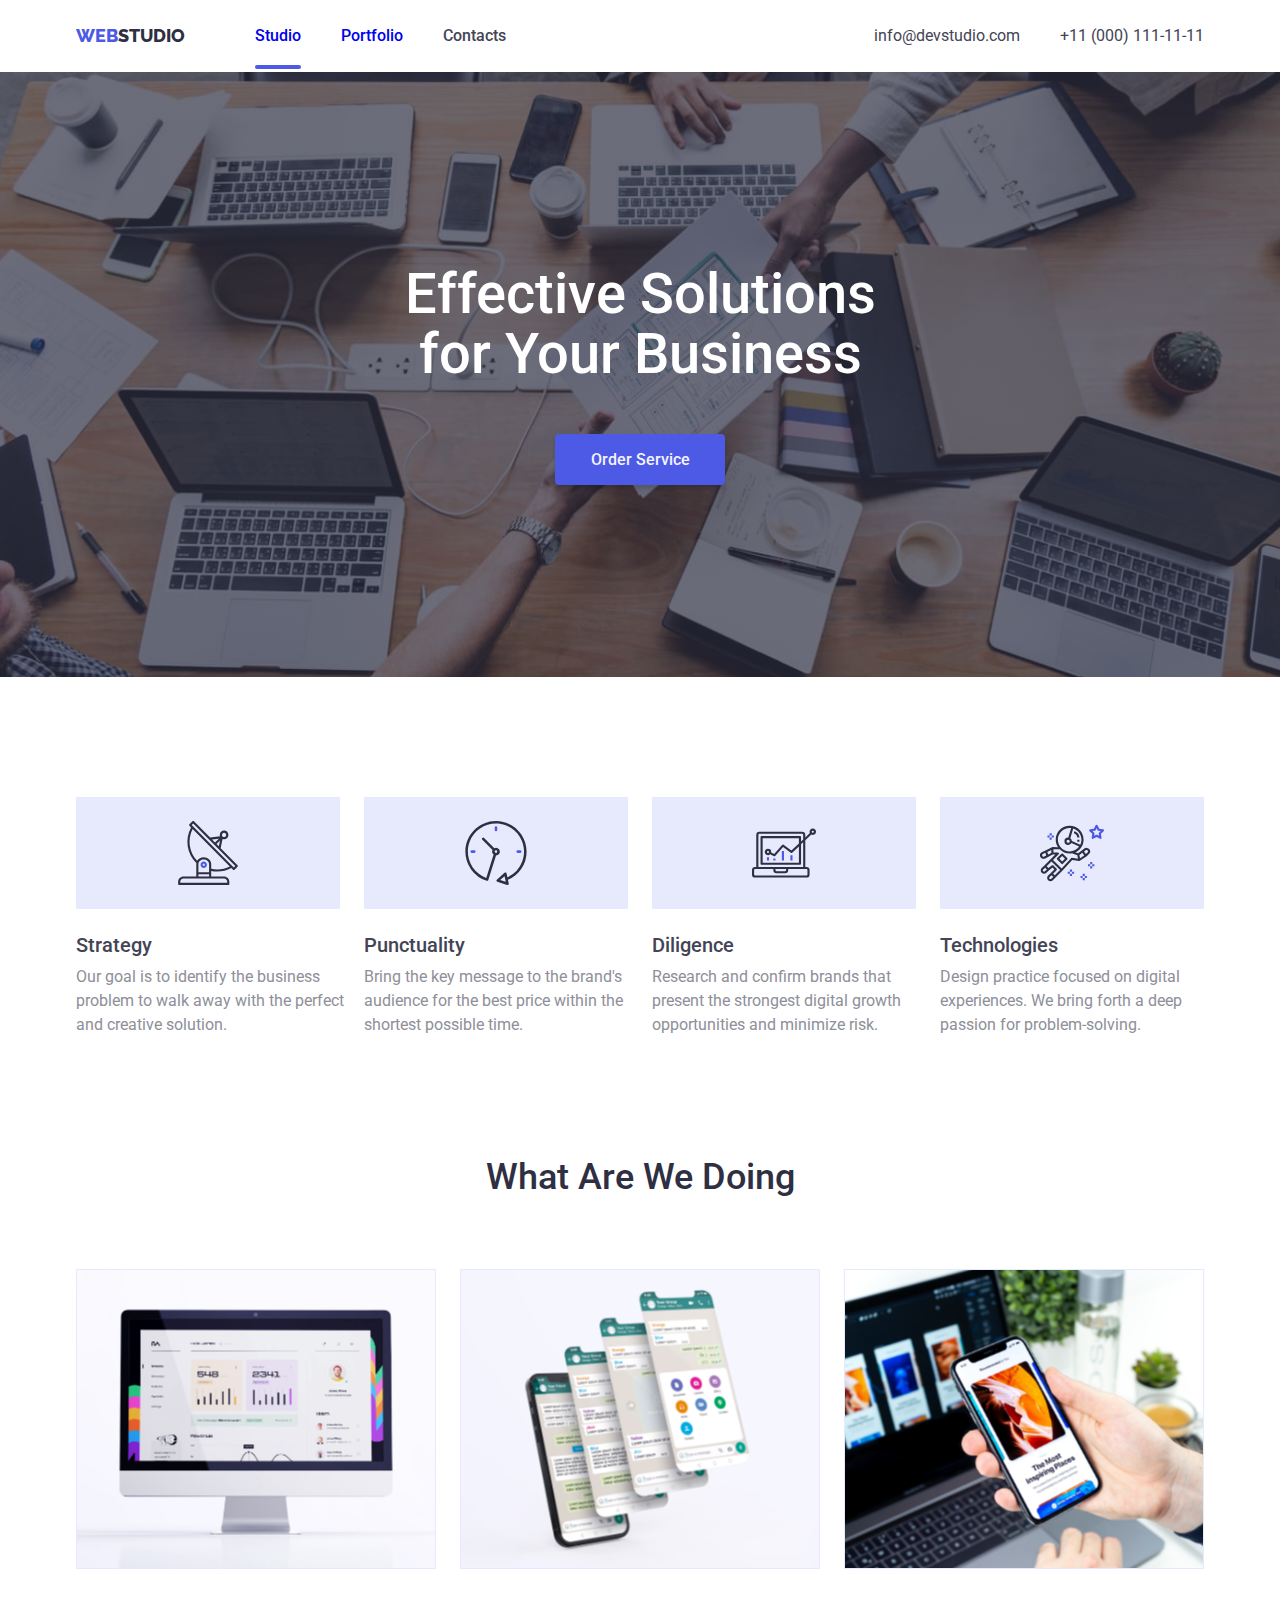
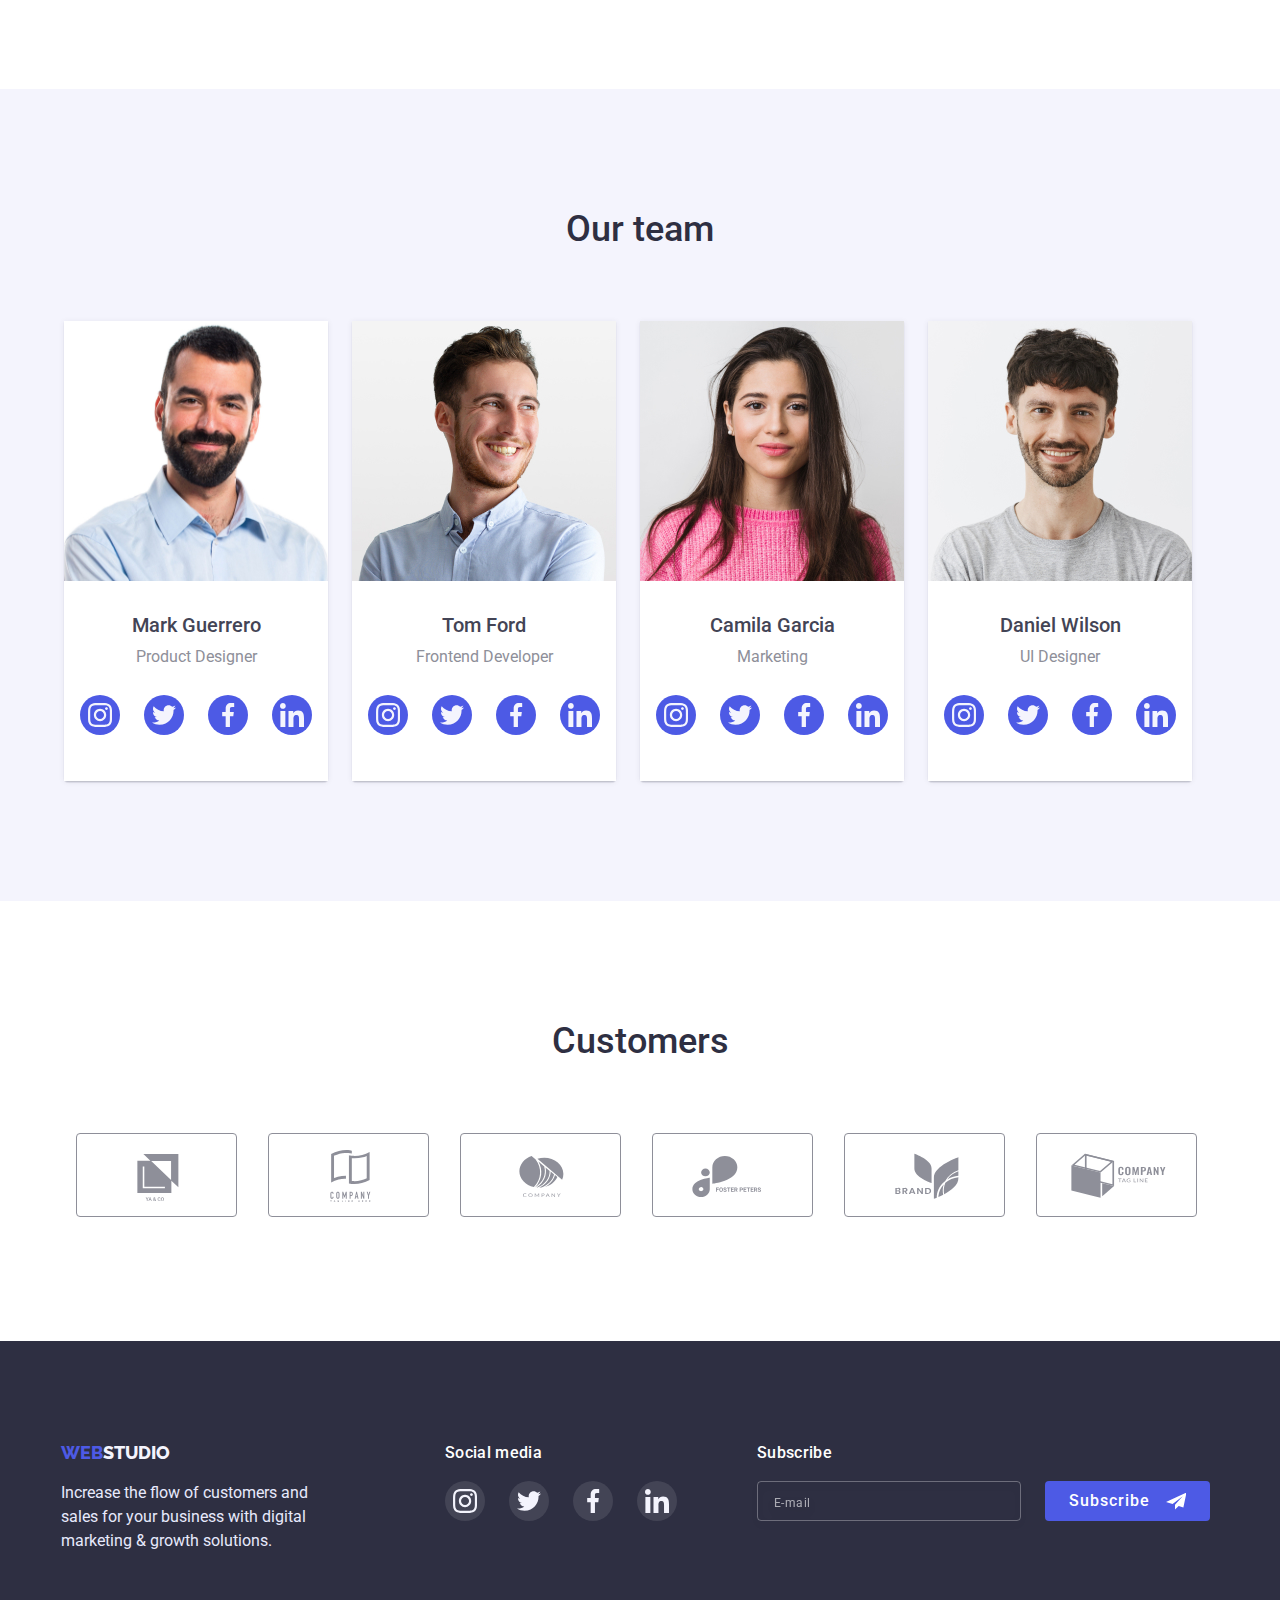
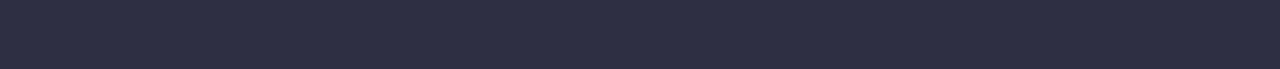
<file: index.html>
<!DOCTYPE html>
<html lang="en">
  <head>
    <meta charset="UTF-8" />
    <meta http-equiv="X-UA-Compatible" content="IE=edge" />
    <meta name="viewport" content="width=device-width, initial-scale=1.0" />
    <title>WebStudio</title>
    <link
      rel="stylesheet"
      href="https://cdnjs.cloudflare.com/ajax/libs/modern-normalize/1.0.0/modern-normalize.min.css"
    />
    <link
      href="https://fonts.googleapis.com/css2?family=Raleway:wght@700&family=Roboto:wght@400;500;700;900&display=swap"
      rel="stylesheet"
    />
    <link rel="stylesheet" href="./css/styles.css" />
  </head>
  <body>
    <header class="header">
      <div class="container">
        <nav class="main-nav">
          <a href="index.html"
            ><span class="web">WEB</span><span class="studio">STUDIO</span></a
          >

          <button
            type="button"
            class="menu-button"
            aria-expanded="false"
            aria-controls="menu-container"
          >
            <svg
              width="32px"
              height="22px"
              aria-label="Переключатель мобильного меню"
            >
              <use
                class="menu-hamburger js-open-menu"
                href="./images/icons.svg#icon-hamburger"
              ></use>
            </svg>
          </button>

          <div class="menu-container js-menu-container" id="menu-container">
            <div class="menu-menu">
            <div class="menu-top">
            <div class="div-btn-menu">
              <button type="button" class="menu-close-btn">
                <svg
                  width="24px"
                  height="24px"
                  aria-label="Переключатель мобильного меню"
                >
                  <use
                    class="menu-close js-close-menu"
                    href="./images/icons.svg#icon-close"
                  ></use>
                </svg>
              </button>
            </div>              
              <ul class="header-nav">
                <li class="nav-link">
                  <a href="index.html" class="studio-link current">Studio</a>
                </li>
                <li class="nav-link">
                  <a href="portfolio.html" class="portfolio-link item"
                    >Portfolio</a
                  >
                </li>
                <li class="nav-link">
                  <a href="" class="contacts-link item">Contacts</a>
                </li>
              </ul>
            </div>
            <div class="menu-bottom">
              <ul class="header-link">
                <li class="li-mail">
                  <a href="mailto:info@devstudio.com" class="mail item"
                    >info@devstudio.com</a
                  >
                </li>
                <li class="li-tel">
                  <a href="tel:+110001111111" class="tel item"
                    >+11 (000) 111-11-11</a
                  >
                </li>
              </ul>
              <ul class="list-svg-menu">
                <li class="li-menu">
                  <a href="" class="menu-icon">
                    <svg class="menu-svg" height="24px" width="24px">
                      <use href="./images/icons.svg#icon-instagram"></use>
                    </svg>
                  </a>
                </li>
                <li class="li-menu">
                  <a href="" class="menu-icon">
                    <svg class="menu-svg" height="24px" width="24px">
                      <use href="./images/icons.svg#icon-twitter"></use>
                    </svg>
                  </a>
                </li>
                <li class="li-menu">
                  <a href="" class="menu-icon">
                    <svg class="menu-svg" height="24px" width="24px">
                      <use href="./images/icons.svg#icon-facebook"></use>
                    </svg>
                  </a>
                </li>
                <li class="li-menu">
                  <a href="" class="menu-icon">
                    <svg class="menu-svg" height="24px" width="24px">
                      <use href="./images/icons.svg#icon-linkedin"></use>
                    </svg>
                  </a>
                </li>
              </ul>
            </div>
          </div>
        </div>
        </nav>
      </div>
    </header>
    <main>
      <section class="hero">
        <div class="container">
          <h1 class="hero-title">
            Effective Solutions <br />
            for Your Business
          </h1>
          <button class="button" data-modal-open>
            <span class="button-text">Order Service</span>
          </button>
        </div>
      </section>
      <section class="advantages">
        <div class="container ">
          <h2 class="advantages-title">Our advantages</h2>
          <ul class="advantages-list">
            <li class="strategy li-advantages">
              <div class="strategy-svg"></div>
              <h3 class="header-list">Strategy</h3>
              <p class="text-list">
                Our goal is to identify the business problem to walk away with
                the perfect and creative solution.
              </p>
            </li>
            <li class="punctuality li-advantages">
              <div class="punctuality-svg"></div>
              <h3 class="header-list">Punctuality</h3>
              <p class="text-list">
                Bring the key message to the brand's audience for the best price
                within the shortest possible time.
              </p>
            </li>
            <li class="diligence li-advantages">
              <div class="diligence-svg"></div>
              <h3 class="header-list">Diligence</h3>
              <p class="text-list">
                Research and confirm brands that present the strongest digital
                growth opportunities and minimize risk.
              </p>
            </li>
            <li class="technologies li-advantages">
              <div class="technologies-svg"></div>
              <h3 class="header-list">Technologies</h3>
              <p class="text-list">
                Design practice focused on digital experiences. We bring forth a
                deep passion for problem-solving.
              </p>
            </li>
          </ul>
        </div>
      </section>
      <section class="section-doing">
        <div class="container">
          <h2 class="section-title">What Are We Doing</h2>
          <ul class="section-list">
            <li>
              <img
                srcset="./images/img1.jpg 1x, ./images/img1@2x.jpg 2x"
                src="./images/img1.jpg"
                alt="Monitor"
                width="360"
              />
            </li>
            <li>
              <img
                srcset="./images/img2.jpg 1x, ./images/img2@2x.jpg 2x"
                src="./images/img2.jpg"
                alt="Application"
                width="360"
              />
            </li>
            <li>
              <img
                srcset="./images/img3.jpg 1x, ./images/img3@2x.jpg 2x"
                src="./images/img3.jpg"
                alt="Telephone"
                width="360"
              />
            </li>
          </ul>
        </div>
      </section>
      <section class="our-team">
        <div class="container">
          <h2 class="section-title">Our team</h2>
          <ul class="team-list">
            <li class="section-team">
              <img
                srcset="./images/team1.jpg 1x, ./images/team1@2x.jpg 2x"
                src="./images/team1.jpg"
                alt="Mark"
                width="264"
                class="image-team"
              />
              <div class="team-cards icons-team">
                <h3 class="header-team">Mark Guerrero</h3>
                <p class="text-team">Product Designer</p>
                <ul class="list-svg">
                  <li class="li-team">
                    <a href="" class="team-icon">
                      <svg class="team-svg" height="24px" width="24px">
                        <use href="./images/icons.svg#icon-instagram"></use>
                      </svg>
                    </a>
                  </li>
                  <li class="li-team">
                    <a href="" class="team-icon">
                      <svg class="team-svg" height="24px" width="24px">
                        <use href="./images/icons.svg#icon-twitter"></use>
                      </svg>
                    </a>
                  </li>
                  <li class="li-team">
                    <a href="" class="team-icon">
                      <svg class="team-svg" height="24px" width="24px">
                        <use href="./images/icons.svg#icon-facebook"></use>
                      </svg>
                    </a>
                  </li>
                  <li class="li-team">
                    <a href="" class="team-icon">
                      <svg class="team-svg" height="24px" width="24px">
                        <use href="./images/icons.svg#icon-linkedin"></use>
                      </svg>
                    </a>
                  </li>
                </ul>
              </div>
            </li>
            <li class="section-team">
              <img
                srcset="./images/team2.jpg 1x, ./images/team2@2x.jpg 2x"
                src="./images/team2.jpg"
                alt="Tom"
                width="264"
                class="image-team"
              />
              <div class="team-cards icons-team">
                <h3 class="header-team">Tom Ford</h3>
                <p class="text-team">Frontend Developer</p>
                <ul class="list-svg">
                  <li class="li-team">
                    <a href="" class="team-icon">
                      <svg class="team-svg" height="24px" width="24px">
                        <use href="./images/icons.svg#icon-instagram"></use>
                      </svg>
                    </a>
                  </li>
                  <li class="li-team">
                    <a href="" class="team-icon">
                      <svg class="team-svg" height="24px" width="24px">
                        <use href="./images/icons.svg#icon-twitter"></use>
                      </svg>
                    </a>
                  </li>
                  <li class="li-team">
                    <a href="" class="team-icon">
                      <svg class="team-svg" height="24px" width="24px">
                        <use href="./images/icons.svg#icon-facebook"></use>
                      </svg>
                    </a>
                  </li>
                  <li class="li-team">
                    <a href="" class="team-icon">
                      <svg class="team-svg" height="24px" width="24px">
                        <use href="./images/icons.svg#icon-linkedin"></use>
                      </svg>
                    </a>
                  </li>
                </ul>
              </div>
            </li>
            <li class="section-team">
              <img
                srcset="./images/team3.jpg 1x, ./images/team3@2x.jpg 2x"
                src="./images/team3.jpg"
                alt="Camila"
                width="264"
                class="image-team"
              />
              <div class="team-cards icons-team">
                <h3 class="header-team">Camila Garcia</h3>
                <p class="text-team">Marketing</p>
                <ul class="list-svg">
                  <li class="li-team">
                    <a href="" class="team-icon">
                      <svg class="team-svg" height="24px" width="24px">
                        <use href="./images/icons.svg#icon-instagram"></use>
                      </svg>
                    </a>
                  </li>
                  <li class="li-team">
                    <a href="" class="team-icon">
                      <svg class="team-svg" height="24px" width="24px">
                        <use href="./images/icons.svg#icon-twitter"></use>
                      </svg>
                    </a>
                  </li>
                  <li class="li-team">
                    <a href="" class="team-icon">
                      <svg class="team-svg" height="24px" width="24px">
                        <use href="./images/icons.svg#icon-facebook"></use>
                      </svg>
                    </a>
                  </li>
                  <li class="li-team">
                    <a href="" class="team-icon">
                      <svg class="team-svg" height="24px" width="24px">
                        <use href="./images/icons.svg#icon-linkedin"></use>
                      </svg>
                    </a>
                  </li>
                </ul>
              </div>
            </li>
            <li class="section-team">
              <img
                srcset="./images/team4.jpg 1x, ./images/team4@2x.jpg 2x"
                src="./images/team4.jpg"
                alt="Daniel"
                width="264"
                class="image-team"
              />
              <div class="team-cards icons-team">
                <h3 class="header-team">Daniel Wilson</h3>
                <p class="text-team">UI Designer</p>
                <ul class="list-svg">
                  <li class="li-team">
                    <a href="" class="team-icon">
                      <svg class="team-svg" height="24px" width="24px">
                        <use href="./images/icons.svg#icon-instagram"></use>
                      </svg>
                    </a>
                  </li>
                  <li class="li-team">
                    <a href="" class="team-icon">
                      <svg class="team-svg" height="24px" width="24px">
                        <use href="./images/icons.svg#icon-twitter"></use>
                      </svg>
                    </a>
                  </li>
                  <li class="li-team">
                    <a href="" class="team-icon">
                      <svg class="team-svg" height="24px" width="24px">
                        <use href="./images/icons.svg#icon-facebook"></use>
                      </svg>
                    </a>
                  </li>
                  <li class="li-team">
                    <a href="" class="team-icon">
                      <svg class="team-svg" height="24px" width="24px">
                        <use href="./images/icons.svg#icon-linkedin"></use>
                      </svg>
                    </a>
                  </li>
                </ul>
              </div>
            </li>
          </ul>
        </div>
      </section>
      <section class="customers">
        <div class="container">
          <h2 class="section-title">Customers</h2>
          <ul class="customers-list">
            <li class="li-customers">
              <a href="" class="a-customers">
                <svg class="svg-customers" height="56px" , width="154px">
                  <use href="./images/icons.svg#icon-client"></use>
                </svg>
              </a>
            </li>
            <li class="li-customers">
              <a href="" class="a-customers">
                <svg class="svg-customers" height="56px" , width="154px">
                  <use href="./images/icons.svg#icon-client1"></use>
                </svg>
              </a>
            </li>
            <li class="li-customers">
              <a href="" class="a-customers">
                <svg class="svg-customers" height="56px" , width="154px">
                  <use
                    href="./images/icons.svg#icon-client2"
                    class="use-icons"
                  ></use>
                </svg>
              </a>
            </li>
            <li class="li-customers">
              <a href="" class="a-customers">
                <svg class="svg-customers" height="56px" , width="154px">
                  <use href="./images/icons.svg#icon-client3"></use>
                </svg>
              </a>
            </li>
            <li class="li-customers">
              <a href="" class="a-customers">
                <svg class="svg-customers" height="56px" , width="154px">
                  <use href="./images/icons.svg#icon-client4"></use>
                </svg>
              </a>
            </li>
            <li class="li-customers">
              <a href="" class="a-customers">
                <svg class="svg-customers" height="56px" , width="154px">
                  <use href="./images/icons.svg#icon-client6"></use>
                </svg>
              </a>
            </li>
          </ul>
        </div>
      </section>
    </main>
    <footer class="footer">
      <div class="container footer">
        <div class="footer-logo">
          <a href="" class="footer-link"
            ><span class="web footer">WEB</span
            ><span class="studio-footer">STUDIO</span></a
          >
          <p class="footer-text">
            Increase the flow of customers and sales for your business with
            digital marketing & growth solutions.
          </p>
        </div>
        <div class="social-media">
          <h3 class="media-item">Social media</h3>
          <ul class="list-media">
            <li class="li-media">
              <a href="" class="media-btn">
                <svg class="media-svg" height="24px" width="24px">
                  <use href="./images/icons.svg#icon-instagram"></use>
                </svg>
              </a>
            </li>
            <li class="li-media">
              <a href="" class="media-btn">
                <svg class="media-svg" height="24px" width="24px">
                  <use href="./images/icons.svg#icon-twitter"></use>
                </svg>
              </a>
            </li>
            <li class="li-media">
              <a href="" class="media-btn">
                <svg class="media-svg" height="24px" width="24px">
                  <use href="./images/icons.svg#icon-facebook"></use>
                </svg>
              </a>
            </li>
            <li class="li-media">
              <a href="" class="media-btn">
                <svg class="media-svg" height="24px" width="24px">
                  <use href="./images/icons.svg#icon-linkedin"></use>
                </svg>
              </a>
            </li>
          </ul>
        </div>
        <div class="subscribe-input">
          <p class="subscribe-item">Subscribe</p>
          <form action="" class="form-footer">
            <label for=""></label>
            <input type="email" class="input-subscribe" placeholder="E-mail" />
            <button type="submit" class="subscribe-btn">
              Subscribe
              <svg class="svg-send" height="24" width="24">
                <use href="./images/icons.svg#icon-send" class="svg-send"></use>
              </svg>
            </button>
          </form>
        </div>
      </div>
    </footer>
    <div class="backdrop is-hidden" data-modal>
      <div class="modal">
        <button class="btn-close" data-modal-close>
          <svg class="svg-close" height="8" width="8">
            <use href="./images/icons.svg#icon-close" class="use-close"></use>
          </svg>
        </button>
        <p class="modal-item">Leave your contacts and we will call you back</p>
        <form action="" class="form-modal">
          <ul class="modal-list">
            <li class="li-modal">
              <label for="user-name" class="input-items">Name</label>
              <div class="div-input">
                <input
                  type="text"
                  name="name"
                  id="user-name"
                  class="input-modal"
                />
                <span class="svg-modal"
                  ><svg class="svg-modal" height="18px" width="18px">
                    <use
                      href="./images/icons.svg#icon-person"
                      class="svg-modal"
                    ></use>
                  </svg>
                </span>
              </div>
            </li>
            <li class="li-modal">
              <label for="user-number" class="input-items">Phone</label>
              <div class="div-input">
                <input
                  type="tel"
                  name="tell"
                  id="user-number"
                  class="input-modal"
                />
                <span class="svg-modal">
                  <svg class="svg-modal" height="24px" width="18px">
                    <use href="./images/icons.svg#icon-phone"></use>
                  </svg>
                </span>
              </div>
            </li>
            <li class="li-modal">
              <label for="user-email" class="input-items">Email</label>
              <div class="div-input">
                <input
                  type="email"
                  name="email"
                  id="user-email"
                  class="input-modal"
                />
                <span class="svg-modal">
                  <svg class="svg-modal" height="24px" width="18px">
                    <use href="./images/icons.svg#icon-email"></use></svg></span>
              </div>
            </li>
            <li class="li-modal">
              <label for="comment" class="input-items">Comment</label>
              <textarea
                name="comment"
                rows="5"
                placeholder="Text input"
                class="text-area"
                id="comment"
              ></textarea>
            </li>
            <li class="li-checkbox">
              <label for="checkbox" class="input-items checkbox-item">
                <input
                  name="checkbox"
                  type="checkbox"
                  class="check-mark"
                  id="checkbox"
                />
                <span class="checkbox-icon"></span>
                <span class="checkbox-text">
                  I accept the terms and conditions of the
                  <a href="" class="link-privacy">Privacy Policy</a></span
                ></label
              >
            </li>
            <li>
              <button type="submit" class="button send"><p>Send</p></button>
            </li>
          </ul>
        </form>
      </div>
    </div>
    <script src="./js/modal.js"></script>
    <script src="./js/mobile-menu.js"></script>
  </body>
</html>
</file>
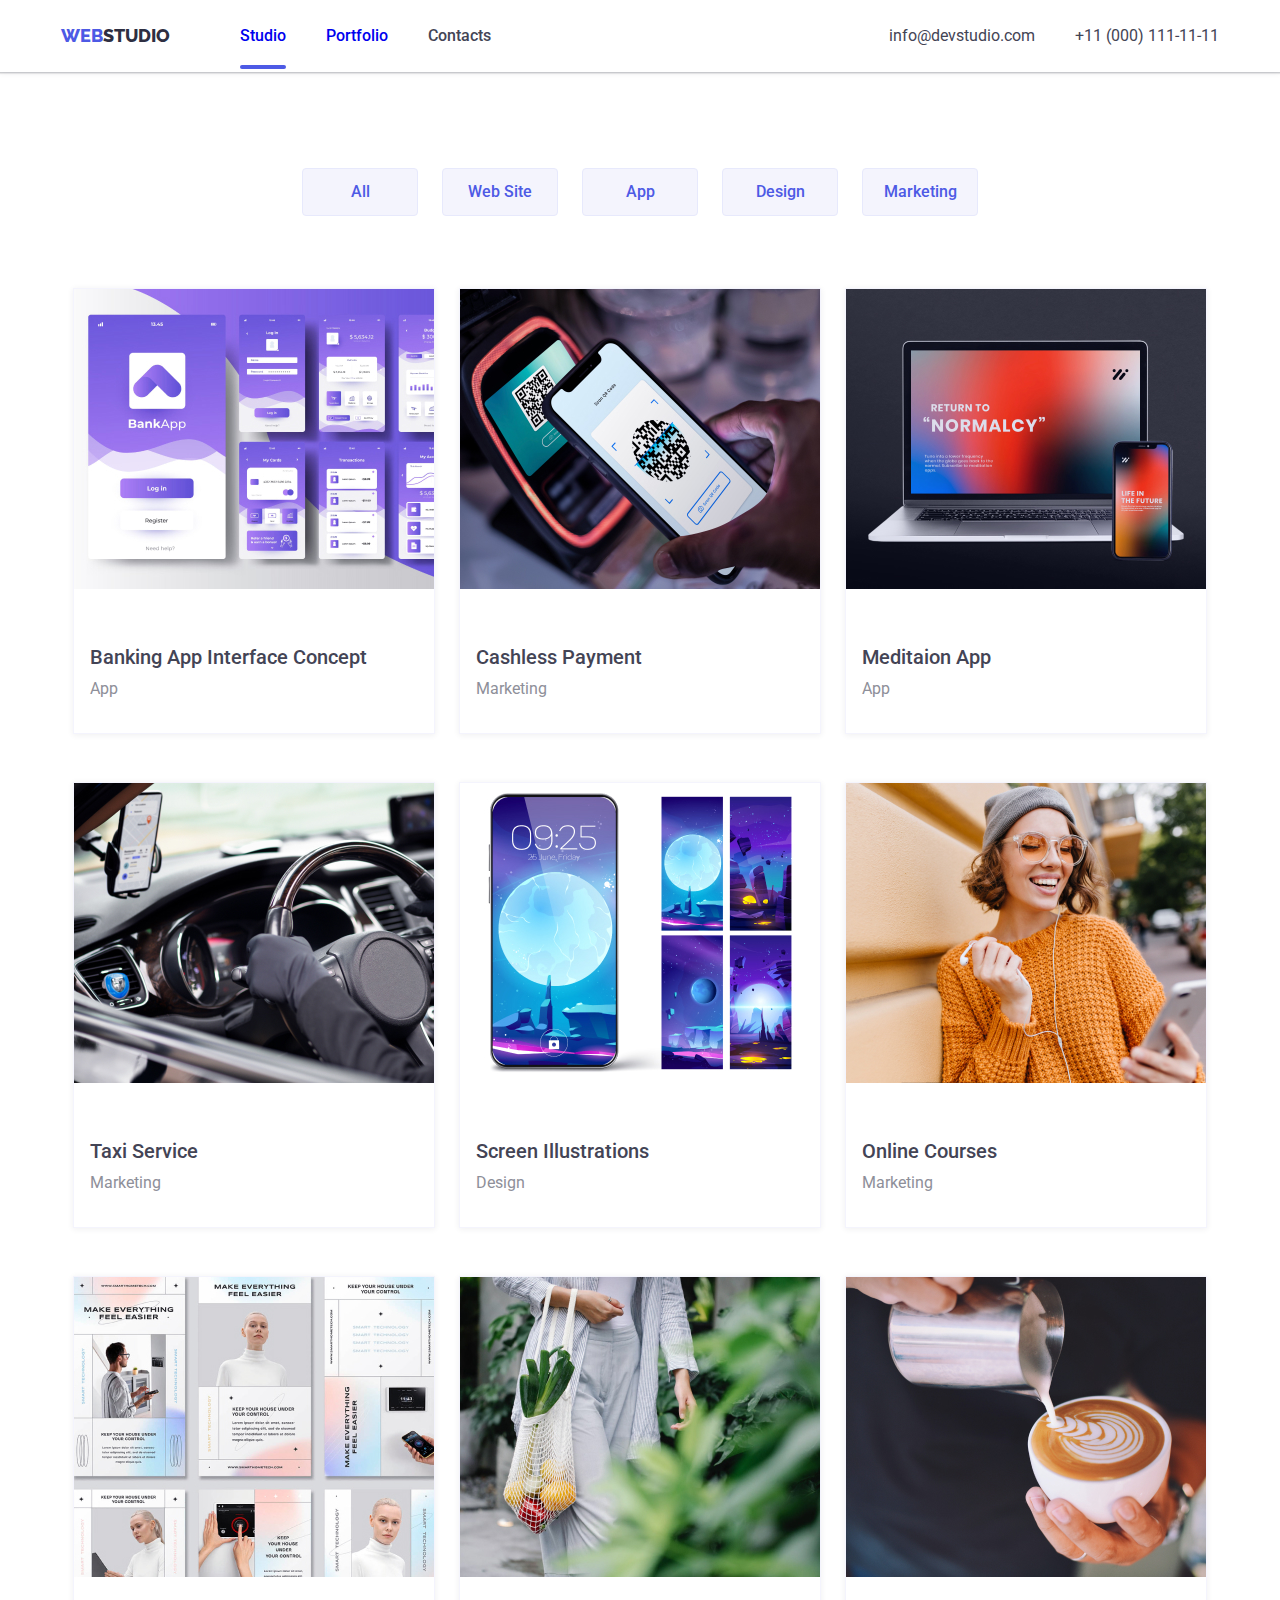
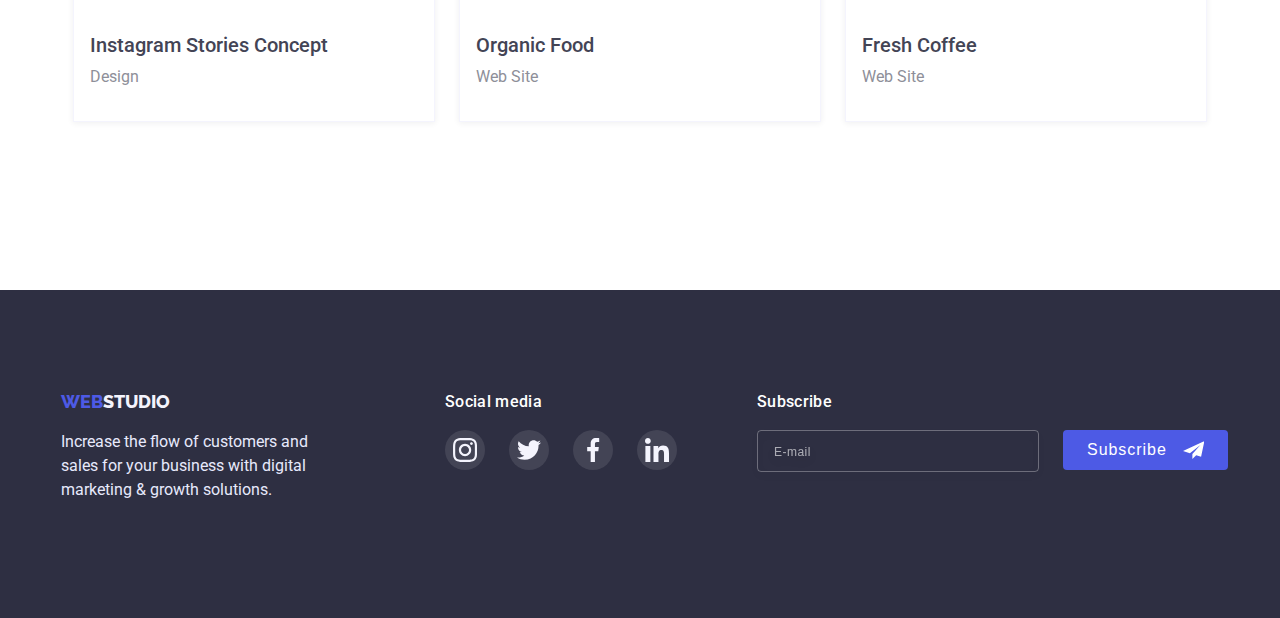
<file: portfolio.html>
<!DOCTYPE html>
<html lang="en">
  <head>
    <meta charset="UTF-8" />
    <meta http-equiv="X-UA-Compatible" content="IE=edge" />
    <meta name="viewport" content="width=device-width, initial-scale=1.0" />
    <title>Portfolio</title>
    <link
      href="https://fonts.googleapis.com/css2?family=Raleway:wght@700&family=Roboto:wght@400;500;700;900&display=swap"
      rel="stylesheet"
    />
    <link rel="stylesheet" href="./css/styles.css" />
  </head>
  <body>
    <header class="header">
      <div class="container">
        <nav class="main-nav">
          <a href="index.html"
            ><span class="web">WEB</span><span class="studio">STUDIO</span></a
          >

          <button
            type="button"
            class="menu-button"
            aria-expanded="false"
            aria-controls="menu-container"
          >
            <svg
              width="32px"
              height="22px"
              aria-label="Переключатель мобильного меню"
            >
              <use
                class="menu-hamburger js-open-menu"
                href="./images/icons.svg#icon-hamburger"
              ></use>
            </svg>
          </button>

          <div class="menu-container js-menu-container" id="menu-container">
            <div class="menu-menu">
            <div class="menu-top">
            <div class="div-btn-menu">
              <button type="button" class="menu-close-btn">
                <svg
                  width="24px"
                  height="24px"
                  aria-label="Переключатель мобильного меню"
                >
                  <use
                    class="menu-close js-close-menu"
                    href="./images/icons.svg#icon-close"
                  ></use>
                </svg>
              </button>
            </div>              
              <ul class="header-nav">
                <li class="nav-link">
                  <a href="index.html" class="studio-link current">Studio</a>
                </li>
                <li class="nav-link">
                  <a href="portfolio.html" class="portfolio-link item"
                    >Portfolio</a
                  >
                </li>
                <li class="nav-link">
                  <a href="" class="contacts-link item">Contacts</a>
                </li>
              </ul>
            </div>
            <div class="menu-bottom">
              <ul class="header-link">
                <li class="li-mail">
                  <a href="mailto:info@devstudio.com" class="mail item"
                    >info@devstudio.com</a
                  >
                </li>
                <li class="li-tel">
                  <a href="tel:+110001111111" class="tel item"
                    >+11 (000) 111-11-11</a
                  >
                </li>
              </ul>
              <ul class="list-svg-menu">
                <li class="li-menu">
                  <a href="" class="menu-icon">
                    <svg class="menu-svg" height="24px" width="24px">
                      <use href="./images/icons.svg#icon-instagram"></use>
                    </svg>
                  </a>
                </li>
                <li class="li-menu">
                  <a href="" class="menu-icon">
                    <svg class="menu-svg" height="24px" width="24px">
                      <use href="./images/icons.svg#icon-twitter"></use>
                    </svg>
                  </a>
                </li>
                <li class="li-menu">
                  <a href="" class="menu-icon">
                    <svg class="menu-svg" height="24px" width="24px">
                      <use href="./images/icons.svg#icon-facebook"></use>
                    </svg>
                  </a>
                </li>
                <li class="li-menu">
                  <a href="" class="menu-icon">
                    <svg class="menu-svg" height="24px" width="24px">
                      <use href="./images/icons.svg#icon-linkedin"></use>
                    </svg>
                  </a>
                </li>
              </ul>
            </div>
          </div>
        </div>
        </nav>
      </div>
    </header>
    <main>
      <section class="section-portfolio">
        <div class="container">
          <h1 class="portfolio-title">Portfolio</h1>
          <ul class="portfolio-list">
            <li>
              <button class="portfolio-btn">All</button>
            </li>
            <li>
              <button class="portfolio-btn">Web Site</button>
            </li>
            <li>
              <button class="portfolio-btn">App</button>
            </li>
            <li>
              <button class="portfolio-btn">Design</button>
            </li>
            <li>
              <button class="portfolio-btn">Marketing</button>
            </li>
          </ul>
          <ul class="portfolio-cards">
            <li class="works-card">
              <a href="" class="link-portfolio">
                <div class="tumb">
                  <img
                    src="./images/portfolio1.jpg"
                    alt="Banking app"
                    width="360"
                  />
                  <div class="portfolio-overlay">
                    <p class="overlay-text">
                      14 Stylish and User-Friendly App Design Concepts · Task
                      Manager App · Calorie Tracker App · Exotic Fruit Ecommerce
                      App · Cloud Storage App
                    </p>
                  </div>
                </div>
                <div class="works-text">
                  <h2 class="header-list works">
                    Banking App Interface Concept
                  </h2>
                  <p class="text-list works">App</p>
                </div></a
              >
            </li>
            <li class="works-card">
              <a href="" class="link-portfolio">
                <div class="tumb">
                  <img
                    src="./images/portfolio2.jpg"
                    alt="Payment"
                    width="360"
                  />
                  <div class="portfolio-overlay">
                    <p class="overlay-text">
                      14 Stylish and User-Friendly App Design Concepts · Task
                      Manager App · Calorie Tracker App · Exotic Fruit Ecommerce
                      App · Cloud Storage App
                    </p>
                  </div>
                </div>
                <div class="works-text">
                  <h2 class="header-list works">Cashless Payment</h2>
                  <p class="text-list works">Marketing</p>
                </div></a
              >
            </li>
            <li class="works-card">
              <a href="" class="link-portfolio">
                <div class="tumb">
                  <img
                    src="./images/portfolio3.jpg"
                    alt="Meditaion app"
                    width="360"
                  />
                  <div class="portfolio-overlay">
                    <p class="overlay-text">
                      14 Stylish and User-Friendly App Design Concepts · Task
                      Manager App · Calorie Tracker App · Exotic Fruit Ecommerce
                      App · Cloud Storage App
                    </p>
                  </div>
                </div>
                <div class="works-text">
                  <h2 class="header-list works">Meditaion App</h2>
                  <p class="text-list works">App</p>
                </div></a
              >
            </li>
            <li class="works-card">
              <a href="" class="link-portfolio">
                <div class="tumb">
                  <img src="./images/portfolio4.jpg" alt="Taxi" width="360" />
                  <div class="portfolio-overlay">
                    <p class="overlay-text">
                      14 Stylish and User-Friendly App Design Concepts · Task
                      Manager App · Calorie Tracker App · Exotic Fruit Ecommerce
                      App · Cloud Storage App
                    </p>
                  </div>
                </div>
                <div class="works-text">
                  <h2 class="header-list works">Taxi Service</h2>
                  <p class="text-list works">Marketing</p>
                </div></a
              >
            </li>
            <li class="works-card">
              <a href="" class="link-portfolio">
                <div class="tumb">
                  <img
                    src="./images/portfolio5.jpg"
                    alt="Illustrations"
                    width="360"
                  />
                  <div class="portfolio-overlay">
                    <p class="overlay-text">
                      14 Stylish and User-Friendly App Design Concepts · Task
                      Manager App · Calorie Tracker App · Exotic Fruit Ecommerce
                      App · Cloud Storage App
                    </p>
                  </div>
                </div>
                <div class="works-text">
                  <h2 class="header-list works">Screen Illustrations</h2>
                  <p class="text-list works">Design</p>
                </div></a
              >
            </li>
            <li class="works-card">
              <a href="" class="link-portfolio">
                <div class="tumb">
                  <img
                    src="./images/portfolio6.jpg"
                    alt="Courses"
                    width="360"
                  />
                  <div class="portfolio-overlay">
                    <p class="overlay-text">
                      14 Stylish and User-Friendly App Design Concepts · Task
                      Manager App · Calorie Tracker App · Exotic Fruit Ecommerce
                      App · Cloud Storage App
                    </p>
                  </div>
                </div>
                <div class="works-text">
                  <h2 class="header-list works">Online Courses</h2>
                  <p class="text-list works">Marketing</p>
                </div></a
              >
            </li>
            <li class="works-card">
              <a href="" class="link-portfolio">
                <div class="tumb">
                  <img
                    src="./images/portfolio7.jpg"
                    alt="Instagram Stories"
                    width="360"
                  />
                  <div class="portfolio-overlay">
                    <p class="overlay-text">
                      14 Stylish and User-Friendly App Design Concepts · Task
                      Manager App · Calorie Tracker App · Exotic Fruit Ecommerce
                      App · Cloud Storage App
                    </p>
                  </div>
                </div>
                <div class="works-text">
                  <h2 class="header-list works">Instagram Stories Concept</h2>
                  <p class="text-list works">Design</p>
                </div></a
              >
            </li>
            <li class="works-card">
              <a href="" class="link-portfolio">
                <div class="tumb">
                  <img src="./images/portfolio8.jpg" alt="Food" width="360" />
                  <div class="portfolio-overlay">
                    <p class="overlay-text">
                      14 Stylish and User-Friendly App Design Concepts · Task
                      Manager App · Calorie Tracker App · Exotic Fruit Ecommerce
                      App · Cloud Storage App
                    </p>
                  </div>
                </div>
                <div class="works-text">
                  <h2 class="header-list works">Organic Food</h2>
                  <p class="text-list works">Web Site</p>
                </div></a
              >
            </li>
            <li class="works-card">
              <a href="" class="link-portfolio">
                <div class="tumb">
                  <img src="./images/portfolio9.jpg" alt="Coffee" width="360" />
                  <div class="portfolio-overlay">
                    <p class="overlay-text">
                      14 Stylish and User-Friendly App Design Concepts · Task
                      Manager App · Calorie Tracker App · Exotic Fruit Ecommerce
                      App · Cloud Storage App
                    </p>
                  </div>
                </div>
                <div class="works-text">
                  <h2 class="header-list works">Fresh Coffee</h2>
                  <p class="text-list works">Web Site</p>
                </div></a
              >
            </li>
          </ul>
        </div>
      </section>
    </main>
    <footer class="footer">
      <div class="container footer">
        <div class="footer-logo">
          <a href="" class="footer-link"
            ><span class="web footer">WEB</span
            ><span class="studio-footer">STUDIO</span></a
          >
          <p class="footer-text">
            Increase the flow of customers and sales for your business with
            digital marketing & growth solutions.
          </p>
        </div>
        <div class="social-media">
          <h3 class="media-item">Social media</h3>
          <ul class="list-media">
            <li class="li-media">
              <a href="" class="media-btn">
                <svg class="media-svg" height="24px" width="24px">
                  <use href="./images/icons.svg#icon-instagram"></use>
                </svg>
              </a>
            </li>
            <li class="li-media">
              <a href="" class="media-btn">
                <svg class="media-svg" height="24px" width="24px">
                  <use href="./images/icons.svg#icon-twitter"></use>
                </svg>
              </a>
            </li>
            <li class="li-media">
              <a href="" class="media-btn">
                <svg class="media-svg" height="24px" width="24px">
                  <use href="./images/icons.svg#icon-facebook"></use>
                </svg>
              </a>
            </li>
            <li class="li-media">
              <a href="" class="media-btn">
                <svg class="media-svg" height="24px" width="24px">
                  <use href="./images/icons.svg#icon-linkedin"></use>
                </svg>
              </a>
            </li>
          </ul>
        </div>
        <div class="subscribe-input">
          <p class="subscribe-item">Subscribe</p>
          <form action="" class="form-footer">
            <label for=""></label>
            <input type="email" class="input-subscribe" placeholder="E-mail" />
            <button type="submit" class="subscribe-btn">Subscribe
              <svg class="svg-send" height="24" width="24">
                <use href="./images/icons.svg#icon-send" class="svg-send"></use>
              </svg>
            </button>
          </form>
        </div>
      </div>
    </footer>
  </body>
</html>
</file>
<file: css/styles.css>
:root {
  --PrimaryBrand: #4d5ae5;
  --DarkColor: #2e2f42;
  --SuccessColor: #31d0aa;
  --TextColor: #434455;
  --SubtleText: #8e8f99;
  --Accent: #e7e9fc;
  --Light: #f4f4fd;
}

body {
  font-family: "Roboto", sans-serif;
  margin: 0;
}

a {
  text-decoration: none;
}

ul {
  list-style-type: none;
}

h1,
h2,
h3,
h4 {
  margin: 0;
}

img {
  display: block;
}

.web {
  color: var(--PrimaryBrand);
  width: 44px;
  font-weight: 800;
  font-size: 18px;
  line-height: 24px;
  font-family: "Raleway";
}

.studio {
  font-family: "Raleway";
  color: var(--DarkColor);
  width: 44px;
  font-weight: 800;
  font-size: 18px;
  line-height: 24px;
}

@media (min-device-pixel-ratio: 2),
  (-webkit-min-device-pixel-ratio: 2),
  (min-resolution: 192dpi),
  (min-resolution: 2dppx) {
  .hero {
    background-image: url("../images/hero-bg480.jpg");
  }
}

@media (min-width: 480px) {
  .container {
    width: 480px;
    padding-left: 15px;
    padding-right: 15px;
    margin: 0 auto;
  }
}

@media (max-width: 479px) {
  .customers-list {
    display: flex;
    flex-direction: column;
    align-items: center;
  }
  .li-customers {
    margin-right: 0 !important;
  }
  .li-customers:not(:last-child) {
    margin-bottom: 26px !important;
  }
  .subscribe-input {
    display: flex;
    flex-direction: column;
    justify-content: center;
  }
  .subscribe-btn {
    margin: 0 auto;
  }
  .container {
    padding-left: 15px;
    padding-right: 15px;
    margin: 0 auto;
  }

  .main-nav {
    display: flex;
    justify-content: space-between;
    align-items: center;

    min-height: 70px;
  }

  .header {
    position: relative;
  }

  .menu-container {
    position: absolute;
    display: none;
    left: 0;
    top: 0%;
    width: 100%;
    width: 100vw;
    height: 100vh;
    padding: 40px;
    margin: auto;
    background: #ffffff;
    box-shadow: 0px 2px 1px rgba(46, 47, 66, 0.08),
      0px 1px 1px rgba(46, 47, 66, 0.16), 0px 1px 6px rgba(46, 47, 66, 0.08);
    overflow: scroll;
  }

  .menu-menu {
    display: flex;
    flex-direction: column;
  }

  .div-menu {
    display: flex;
    flex-direction: column;
  }

  .menu-top {
    margin-bottom: auto;
  }

  .menu-bottom {
    margin-top: auto;
  }

  .menu-container.is-open {
    display: flex;
  justify-content: center;
  }

  .div-btn-menu {
    display: flex;
    justify-content: flex-end;
  }

  .menu-button {
    display: inline-flex;
    margin: 0;
    padding: 24px 0px;
    border: none;
    background-color: transparent;
  }

  .menu-close-btn {
    display: flex;
    margin: 0;
    padding: 0;
    border: none;
    background-color: transparent;
  }

  .menu-hamburger {
    display: inline-block;
    padding-top: 24px;
    padding-bottom: 24px;
    stroke: currentColor;
    fill: currentColor;
  }

  .menu-close {
    display: flex;
    align-self: flex-end;
    align-content: flex-end;
    border-radius: 50%;
    border: 1px solid rgba(0, 0, 0, 0.1);
    cursor: pointer;
    fill: #e7e9fc;
  }

  .menu-button .menu-close {
    display: none;
  }

  .menu-button.is-open .menu-close {
    display: block;
  }

  .menu-button.is-open .menu-hamburger {
    display: none;
  }

  .header-nav {
    margin-top: 16px;
    padding: 0;
  }

  .nav-link {
    font-weight: 700;
    font-size: 36px;
    line-height: 40px;
    letter-spacing: 0.02em;
    color: var(--DarkColor);
    transition-property: color;
    transition-duration: 250ms;
    transition-timing-function: cubic-bezier(0.4, 0, 0.2, 1);
  }

  .nav-link:not(:last-child) {
    margin-bottom: 40px;
  }

  .studio-link:hover,
  .studio-link:focus,
  .portfolio-link:hover,
  .portfolio-link:focus .contacts-link:hover,
  .contacts-link:focus {
    color: var(--TextColor);
  }

  .studio-link:visited {
    color: var(--TextColor);
  }

  .portfolio-link:visited {
    color: var(--TextColor);
  }

  .contacts-link:visited {
    color: var(--TextColor);
  }

  .studio-link:active,
  .portfolio-link:active,
  .contacts-link:active {
    color: var(--PrimaryBrand);
  }

  .header-link {
    display: flex;
    flex-direction: column-reverse;
    padding: 0;
    margin-bottom: 0;
  }

  .li-tel {
    margin-bottom: 40px;
  }

  .tel.item {
    font-weight: 600;
    font-size: 30px;
    line-height: 40px;
    color: var(--PrimaryBrand);
    transition-property: color;
    transition-duration: 250ms;
    transition-timing-function: cubic-bezier(0.4, 0, 0.2, 1);
  }

  .mail.item {
    font-weight: 500;
    font-size: 20px;
    line-height: 24px;
    letter-spacing: 0.02em;
    color: var(--TextColor);
    transition-property: color;
    transition-duration: 250ms;
    transition-timing-function: cubic-bezier(0.4, 0, 0.2, 1);
  }

  .mail.item:focus,
  .mail.item:hover {
    color: var(--PrimaryBrand);
  }

  .tel.item:focus,
  .tel.item:hover {
    color: var(--PrimaryBrand);
  }

  .list-svg-menu {
    display: flex;
    justify-content: space-between;
    padding: 0;
    margin-top: 48px;
    margin-bottom: 0;
  }

  .menu-svg {
    display: block;
    background-position: center;
    background-size: contain;
    border: 0;
    fill: currentColor;
  }

  .menu-icon {
    display: flex;
    align-items: center;
    justify-content: center;
    height: 100%;
    width: 100%;
    border: 0;
    cursor: pointer;
    padding: 0;
    background-color: var(--PrimaryBrand);
    border-radius: 50%;
    color: var(--Light);
  }

  .icons-menu {
    padding-left: 16px;
    padding-right: 16px;
    padding-bottom: 36px;
  }

  .list-menu {
    display: flex;
    justify-content: center;
    padding-left: 0;
    padding-bottom: 36px;
  }

  .li-menu {
    height: 40px;
    width: 40px;
  }

  .hero {
    display: flex;
    text-align: center;
    background-color: var(--DarkColor);
    background-size: cover;
    background-image: linear-gradient(
        rgba(46, 47, 66, 0.7),
        rgba(46, 47, 66, 0.7)
      ),
      url("../images/hero-bg480.jpg");
    background-position: center;
    padding-top: 192px;
    padding-bottom: 192px;
    margin: 0 auto;
  }
  @media (min-width: 481px) and (max-width: 767px),
    (min-device-pixel-ratio: 2),
    (-webkit-min-device-pixel-ratio: 2),
    (min-resolution: 192dpi),
    (min-resolution: 2dppx) {
    .hero {
      background-image: linear-gradient(
          rgba(46, 47, 66, 0.7),
          rgba(46, 47, 66, 0.7)
        ),
        url("../images/hero-bg480@2x.jpg");
    }
  }
  .hero-title {
    margin-bottom: 50px;
    margin-right: 0;
    color: #fff;
    font-weight: 700;
    font-size: 36px;
    line-height: 40px;
    letter-spacing: 0.02em;
  }
  .advantages {
    margin: 0 auto;
    padding-top: 96px;
    padding-bottom: 96px;
  }

  .header-list {
    text-align: center;
    margin-bottom: 8px;
    color: var(--DarkColor);
    font-weight: 700;
    font-size: 36px;
    line-height: 40px;
  }
  .advantages-list {
    margin: 0;
    padding: 0;
  }

  .strategy,
  .punctuality,
  .diligence {
    margin-bottom: 72px;
  }

  .text-list {
    margin: 0;
    color: var(--TextColor);
    font-weight: 500;
    font-size: 16px;
    line-height: 24px;
    letter-spacing: 0.02em;
  }
  .section-doing {
    display: none;
  }
  .our-team {
    background-color: var(--Light);
    padding-bottom: 72px;
    padding-top: 96px;
  }
  .section-title {
    text-align: center;
    margin: auto;
    margin-bottom: 72px;
    color: var(--DarkColor);
    font-weight: 700;
    font-size: 36px;
    line-height: 40px;
  }
  .section-list {
    display: flex;
    justify-content: center;
    margin: 0px;
    padding-left: 0;
  }
  .team-cards {
    text-align: center;
    padding-top: 32px;
    padding-bottom: 32px;
    background-color: #ffffff;
  }
  .team-list {
    display: flex;
    flex-direction: column;
    justify-content: center;
    width: 260px;
    margin: 0 auto;
    padding: 0;
  }
  .section-team {
    width: 260px;
    box-shadow: 0px 1px 6px rgba(46, 47, 66, 0.08),
      0px 1px 1px rgba(46, 47, 66, 0.16), 0px 2px 1px rgba(46, 47, 66, 0.08);
    border-radius: 0px 0px 4px 4px;
  }

  .section-team:not(:last-child) {
    margin-bottom: 72px;
  }

  .header-list > .team {
    margin: 0;
    padding-top: 32px;
    padding-bottom: 8px;
    padding-left: 0px;
    padding-right: 0px;
  }
  .header-team {
    margin-bottom: 8px;
    color: var(--TextColor);
    font-weight: 500;
    font-size: 20px;
    line-height: 24px;
  }

  .text-team {
    margin: 0px;
    margin-bottom: 8px;
    color: var(--SubtleText);
    font-weight: 400;
    font-size: 16px;
    line-height: 24px;
  }
  .team-svg {
    display: block;
    background-position: center;
    background-size: contain;
    border: 0;
    fill: currentColor;
  }
  .team-icon {
    display: flex;
    align-items: center;
    justify-content: center;
    height: 96%;
    width: 96%;
    border: 0;
    cursor: pointer;
    padding: 0;
    background-color: var(--PrimaryBrand);
    border-radius: 50%;
    color: var(--Light);
  }
  .icons-team {
    padding-left: 16px;
    padding-right: 16px;
    padding-bottom: 36px;
  }

  .list-svg {
    display: flex;
    justify-content: center;
    padding-left: 0;
  }
  .li-team {
    height: 40px;
    width: 40px;
  }
  .li-team:not(:last-child):not(:last-child) {
    margin-right: 24px;
  }
  .team-svg:not(:last-child) {
    padding-right: 24px;
  }
  .customers {
    padding-top: 96px;
    padding-bottom: 96px;
  }
  .customers-list {
    display: flex;
    flex-wrap: wrap;
    justify-content: center;
    margin: 0;
    padding: 0;
  }
  .li-customers:nth-child(odd) {
    margin-right: 16px;
  }
  .li-customers:nth-child(-n + 4) {
    margin-bottom: 72px;
  }
  .footer {
    background-color: var(--DarkColor);
    padding-top: 96px;
    padding-bottom: 96px;
  }
  .container.footer {
    display: flex;
    flex-direction: column;
    align-items: center;
    padding: 0;
  }
  .footer-logo {
    display: flex;
    flex-direction: column;
    align-items: center;
    margin-bottom: 72px;
  }
  .social-media {
    display: flex;
    flex-direction: column;
    align-items: center;
    margin-bottom: 72px;
  }
  .form-footer {
    display: flex;
    flex-direction: column;
    align-items: center;
  }
  .subscribe-input {
    display: flex;
    flex-direction: column;
    align-items: center;
  }
  .input-subscribe {
    margin-bottom: 16px;
    padding-left: 16px;
    height: 40px;
    max-width: 396px;
    width: 80vw;
    border: 1px solid rgba(255, 255, 255, 0.3);
    filter: drop-shadow(0px 4px 4px rgba(0, 0, 0, 0.15));
    border-radius: 4px;
    background-color: transparent;
    color: #ffffff;
  }
  .modal {
    position: absolute;
    top: 50%;
    left: 50%;
    transform: translate(-50%, -50%);
    display: flex;
    flex-direction: column;
    align-items: center;
    padding: 24px;
    max-height: 90vh;
    max-width: 90vw;
    background-color: #fcfcfc;
    box-shadow: 0px 1px 1px rgba(0, 0, 0, 0.14), 0px 1px 3px rgba(0, 0, 0, 0.12),
      0px 2px 1px rgba(0, 0, 0, 0.2);
    border-radius: 4px;
    overflow: scroll;
  }

  .backdrop {
    position: fixed;
    top: 0;
    left: 0;
    height: 100%;
    width: 100%;
    background: rgba(46, 47, 66, 0.4);
  }

  .backdrop.is-hidden {
    visibility: hidden;
    opacity: 0;
    pointer-events: none;
  }

  .btn-close {
    align-self: flex-end;
    padding: 0;
    height: 24px;
    width: 24px;
    border: 0;
    cursor: pointer;
    border-radius: 50%;
  }

  .svg-close {
    height: 100%;
    width: 100%;
    border-radius: 50%;
    border: 1px solid rgba(0, 0, 0, 0.1);
    cursor: pointer;
    fill: #e7e9fc;
  }

  .svg-close:hover,
  .svg-close:focus {
    border-radius: 50%;
    fill: #e7e9fc;
    box-shadow: 0px 1px 6px rgba(46, 47, 66, 0.08),
      0px 1px 1px rgba(46, 47, 66, 0.16), 0px 2px 1px rgba(46, 47, 66, 0.08);
  }

  .use-close {
    border-radius: 50%;
  }

  .modal-list {
    display: flex;
    flex-direction: column;
    align-items: center;
    margin-top: 0;
    padding-left: 0;
    list-style: none;
    align-self: center;
  }

  .modal-item {
    margin-top: 24px;
    margin-bottom: 16px;
    font-weight: 500;
    font-size: 16px;
    line-height: 24px;
    letter-spacing: 0.02em;
    color: var(--DarkColor);
  }

  .form-modal {
    display: flex;
    flex-direction: column;
    padding: 0;
    margin-top: 0;
    max-width: 360px;
    width: 100%;
  }

  input {
    padding: 0;
  }

  .input-items {
    font-weight: 400;
    font-size: 12px;
    line-height: 14px;
    letter-spacing: 0.01em;
    color: var(--TextColor);
  }

  .input-items :not(:last-child) {
    margin-bottom: 4px;
  }

  .div-input {
    position: relative;
    max-width: 360px;
    width: 100%;
  }

  .input-modal {
    padding-left: 38px;
    margin-bottom: 8px;
    padding-top: 11px;
    padding-bottom: 11px;
    height: 40px;
    min-width: 280px;
    max-width: 360px;
    width: 100%;
    outline: 1px solid rgba(33, 33, 33, 0.2);
    border: 0;
    border-radius: 4px;
    transition-property: outline;
    transition-duration: 250ms;
    transition-timing-function: cubic-bezier(0.4, 0, 0.2, 1);
  }

  .input-modal:hover,
  .input-modal:focus {
    outline: 1px solid #4d5ae5;
    border-radius: 4px;
  }

  .icon-modal {
    position: absolute;
    top: 50%;
    left: 16px;
    transform: translateY(-50%);
    display: inline-block;
    height: 15px;
    width: 15px;
    background-color: var(--DarkColor);
  }

  .svg-modal {
    position: absolute;
    left: 8px;
    top: 5px;
    fill: var(--DarkColor);
  }

  .div-input:focus-within .svg-modal {
    fill: var(--PrimaryBrand);
  }

  .text-area {
    margin-bottom: 16px;
    padding-top: 8px;
    padding-left: 16px;
    height: 120px;
    min-width: 280px;
    max-width: 360px;
    width: 100%;
    resize: none;
    outline: 1px solid rgba(33, 33, 33, 0.2);
    border-radius: 4px;
    transition-property: outline;
    transition-duration: 250ms;
    transition-timing-function: cubic-bezier(0.4, 0, 0.2, 1);
  }

  .text-area:hover,
  .text-area:focus {
    outline: 1px solid #4d5ae5;
    border-radius: 4px;
  }

  .text-area::placeholder {
    font-weight: 400;
    font-size: 12px;
    line-height: 14px;
    letter-spacing: 0.01em;
    color: rgba(117, 117, 117, 0.5);
  }

  .checkbox-item {
    display: flex;
    align-items: center;
  }

  .check-mark {
    margin: 0;
  }

  .li-checkbox {
    position: relative;
    margin-bottom: 24px;
  }

  .checkbox-text {
    margin-left: 8px;
  }

  .check-mark {
    -webkit-appearance: none;
    -moz-appearance: none;
    appearance: none;
    position: absolute;
  }

  .checkbox-icon {
    display: inline-block;
    height: 16px;
    width: 16px;
    border: 1.25px solid #2e2f42;
    border-radius: 2px;
  }

  .check-mark:checked + .checkbox-icon {
    display: inline-block;
    background-image: url(../images/click.svg);
    background-size: contain;
    background-origin: border-box;
  }

  .link-privacy {
    font-weight: 400;
    font-size: 12px;
    line-height: 16px;
    letter-spacing: 0.04em;
    color: var(--PrimaryBrand);
  }
}

@media (min-width: 480px) and (max-width: 767px) {
  .container {
    padding-left: 15px;
    padding-right: 15px;
    margin: 0 auto;
  }

  .main-nav {
    display: flex;
    justify-content: space-between;
    align-items: center;

    min-height: 70px;
  }

  .header {
    position: relative;
  }

  .menu-container {
    position: absolute;
    display: none;
    left: 0;
    top: 0%;
    width: 100%;
    width: 100vw;
    height: 100vh;
    padding: 40px;
    margin: auto;
    background: #ffffff;
    box-shadow: 0px 2px 1px rgba(46, 47, 66, 0.08),
      0px 1px 1px rgba(46, 47, 66, 0.16), 0px 1px 6px rgba(46, 47, 66, 0.08);
    overflow: scroll;
  }

  .menu-menu {
    display: flex;
    flex-direction: column;
  }

  .div-menu {
    display: flex;
    flex-direction: column;
  }

  .menu-top {
    margin-bottom: auto;
  }

  .menu-bottom {
    margin-top: auto;
  }

  .menu-container.is-open {
    display: flex;
  justify-content: center;
  }

  .div-btn-menu {
    display: flex;
    justify-content: flex-end;
  }

  .menu-button {
    display: inline-flex;
    margin: 0;
    padding: 24px 0px;
    border: none;
    background-color: transparent;
  }

  .menu-close-btn {
    display: flex;
    margin: 0;
    padding: 0;
    border: none;
    background-color: transparent;
  }

  .menu-hamburger {
    display: inline-block;
    padding-top: 24px;
    padding-bottom: 24px;
    stroke: currentColor;
    fill: currentColor;
  }

  .menu-close {
    display: flex;
    align-self: flex-end;
    align-content: flex-end;
    border-radius: 50%;
    border: 1px solid rgba(0, 0, 0, 0.1);
    cursor: pointer;
    fill: #e7e9fc;
  }

  .menu-button .menu-close {
    display: none;
  }

  .menu-button.is-open .menu-close {
    display: block;
  }

  .menu-button.is-open .menu-hamburger {
    display: none;
  }

  .header-nav {
    margin-top: 16px;
    padding: 0;
  }

  .nav-link {
    font-weight: 700;
    font-size: 36px;
    line-height: 40px;
    letter-spacing: 0.02em;
    color: var(--DarkColor);
    transition-property: color;
    transition-duration: 250ms;
    transition-timing-function: cubic-bezier(0.4, 0, 0.2, 1);
  }

  .nav-link:not(:last-child) {
    margin-bottom: 40px;
  }

  .studio-link:hover,
  .studio-link:focus,
  .portfolio-link:hover,
  .portfolio-link:focus .contacts-link:hover,
  .contacts-link:focus {
    color: var(--TextColor);
  }

  .studio-link:visited {
    color: var(--TextColor);
  }

  .portfolio-link:visited {
    color: var(--TextColor);
  }

  .contacts-link:visited {
    color: var(--TextColor);
  }

  .studio-link:active,
  .portfolio-link:active,
  .contacts-link:active {
    color: var(--PrimaryBrand);
  }

  .header-link {
    display: flex;
    flex-direction: column-reverse;
    padding: 0;
    margin-bottom: 0;
  }

  .li-tel {
    margin-bottom: 40px;
  }

  .tel.item {
    font-weight: 600;
    font-size: 36px;
    line-height: 40px;
    color: var(--PrimaryBrand);
    transition-property: color;
    transition-duration: 250ms;
    transition-timing-function: cubic-bezier(0.4, 0, 0.2, 1);
  }

  .mail.item {
    font-weight: 500;
    font-size: 20px;
    line-height: 24px;
    letter-spacing: 0.02em;
    color: var(--TextColor);
    transition-property: color;
    transition-duration: 250ms;
    transition-timing-function: cubic-bezier(0.4, 0, 0.2, 1);
  }

  .mail.item:focus,
  .mail.item:hover {
    color: var(--PrimaryBrand);
  }

  .tel.item:focus,
  .tel.item:hover {
    color: var(--PrimaryBrand);
  }

  .list-svg-menu {
    display: flex;
    justify-content: space-between;
    padding: 0;
    margin-top: 48px;
    margin-bottom: 0;
  }

  .menu-svg {
    display: block;
    background-position: center;
    background-size: contain;
    border: 0;
    fill: currentColor;
  }

  .menu-icon {
    display: flex;
    align-items: center;
    justify-content: center;
    height: 100%;
    width: 100%;
    border: 0;
    cursor: pointer;
    padding: 0;
    background-color: var(--PrimaryBrand);
    border-radius: 50%;
    color: var(--Light);
  }

  .icons-menu {
    padding-left: 16px;
    padding-right: 16px;
    padding-bottom: 36px;
  }

  .list-menu {
    display: flex;
    justify-content: center;
    padding-left: 0;
    padding-bottom: 36px;
  }

  .li-menu {
    height: 40px;
    width: 40px;
  }

  .hero {
    display: flex;
    text-align: center;
    background-color: var(--DarkColor);
    background-size: cover;
    background-image: linear-gradient(
        rgba(46, 47, 66, 0.7),
        rgba(46, 47, 66, 0.7)
      ),
      url("../images/hero-bg480.jpg");
    background-position: center;
    padding-top: 192px;
    padding-bottom: 192px;
    margin: 0 auto;
  }
  @media (min-width: 481px) and (max-width: 767px),
    (min-device-pixel-ratio: 2),
    (-webkit-min-device-pixel-ratio: 2),
    (min-resolution: 192dpi),
    (min-resolution: 2dppx) {
    .hero {
      background-image: linear-gradient(
          rgba(46, 47, 66, 0.7),
          rgba(46, 47, 66, 0.7)
        ),
        url("../images/hero-bg480@2x.jpg");
    }
  }
  .hero-title {
    margin-bottom: 50px;
    margin-right: 0;
    color: #fff;
    font-weight: 700;
    font-size: 36px;
    line-height: 40px;
    letter-spacing: 0.02em;
  }
  .advantages {
    margin: 0 auto;
    padding-top: 96px;
    padding-bottom: 96px;
  }

  .header-list {
    text-align: center;
    margin-bottom: 8px;
    color: var(--DarkColor);
    font-weight: 700;
    font-size: 36px;
    line-height: 40px;
  }
  .advantages-list {
    margin: 0;
    padding: 0;
  }

  .strategy,
  .punctuality,
  .diligence {
    margin-bottom: 72px;
  }

  .text-list {
    margin: 0;
    color: var(--TextColor);
    font-weight: 500;
    font-size: 16px;
    line-height: 24px;
    letter-spacing: 0.02em;
  }
  .section-doing {
    display: none;
  }
  .our-team {
    background-color: var(--Light);
    padding-bottom: 72px;
    padding-top: 96px;
  }
  .section-title {
    text-align: center;
    margin: auto;
    margin-bottom: 72px;
    color: var(--DarkColor);
    font-weight: 700;
    font-size: 36px;
    line-height: 40px;
  }
  .section-list {
    display: flex;
    justify-content: center;
    margin: 0px;
    padding-left: 0;
  }
  .team-cards {
    text-align: center;
    padding-top: 32px;
    padding-bottom: 32px;
    background-color: #ffffff;
  }
  .team-list {
    display: flex;
    flex-direction: column;
    justify-content: center;
    width: 260px;
    margin: 0 auto;
    padding: 0;
  }
  .section-team {
    width: 260px;
    box-shadow: 0px 1px 6px rgba(46, 47, 66, 0.08),
      0px 1px 1px rgba(46, 47, 66, 0.16), 0px 2px 1px rgba(46, 47, 66, 0.08);
    border-radius: 0px 0px 4px 4px;
  }

  .section-team:not(:last-child) {
    margin-bottom: 72px;
  }

  .header-list > .team {
    margin: 0;
    padding-top: 32px;
    padding-bottom: 8px;
    padding-left: 0px;
    padding-right: 0px;
  }
  .header-team {
    margin-bottom: 8px;
    color: var(--TextColor);
    font-weight: 500;
    font-size: 20px;
    line-height: 24px;
  }

  .text-team {
    margin: 0px;
    margin-bottom: 8px;
    color: var(--SubtleText);
    font-weight: 400;
    font-size: 16px;
    line-height: 24px;
  }
  .team-svg {
    display: block;
    background-position: center;
    background-size: contain;
    border: 0;
    fill: currentColor;
  }
  .team-icon {
    display: flex;
    align-items: center;
    justify-content: center;
    height: 96%;
    width: 96%;
    border: 0;
    cursor: pointer;
    padding: 0;
    background-color: var(--PrimaryBrand);
    border-radius: 50%;
    color: var(--Light);
  }
  .icons-team {
    padding-left: 16px;
    padding-right: 16px;
    padding-bottom: 36px;
  }

  .list-svg {
    display: flex;
    justify-content: center;
    padding-left: 0;
  }
  .li-team {
    height: 40px;
    width: 40px;
  }
  .li-team:not(:last-child):not(:last-child) {
    margin-right: 24px;
  }
  .team-svg:not(:last-child) {
    padding-right: 24px;
  }
  .customers {
    padding-top: 96px;
    padding-bottom: 96px;
  }
  .customers-list {
    display: flex;
    flex-wrap: wrap;
    justify-content: center;
    margin: 0;
    padding: 0;
  }
  .li-customers:nth-child(odd) {
    margin-right: 16px;
  }
  .li-customers:nth-child(-n + 4) {
    margin-bottom: 72px;
  }
  .footer {
    background-color: var(--DarkColor);
    padding-top: 96px;
    padding-bottom: 96px;
  }
  .container.footer {
    display: flex;
    flex-direction: column;
    align-items: center;
    padding: 0;
  }
  .footer-logo {
    display: flex;
    flex-direction: column;
    align-items: center;
    margin-bottom: 72px;
  }
  .social-media {
    display: flex;
    flex-direction: column;
    align-items: center;
    margin-bottom: 72px;
  }
  .form-footer {
    display: flex;
    flex-direction: column;
    align-items: center;
  }
  .subscribe-input {
    display: flex;
    flex-direction: column;
    align-items: center;
  }
  .input-subscribe {
    margin-bottom: 16px;
    padding-left: 16px;
    height: 40px;
    width: 396px;
    border: 1px solid rgba(255, 255, 255, 0.3);
    filter: drop-shadow(0px 4px 4px rgba(0, 0, 0, 0.15));
    border-radius: 4px;
    background-color: transparent;
    color: #ffffff;
  }

  .backdrop {
    position: fixed;
    top: 0;
    left: 0;
    height: 100%;
    width: 100%;
    background: rgba(46, 47, 66, 0.4);
  }

  .backdrop.is-hidden {
    visibility: hidden;
    opacity: 0;
    pointer-events: none;
  }

  .modal {
    position: absolute;
    top: 50%;
    left: 50%;
    transform: translate(-50%, -50%);
    display: flex;
    flex-direction: column;
    align-items: center;
    padding: 24px;
    max-height: 90vh;
    max-width: 90vw;
    background-color: #fcfcfc;
    box-shadow: 0px 1px 1px rgba(0, 0, 0, 0.14), 0px 1px 3px rgba(0, 0, 0, 0.12),
      0px 2px 1px rgba(0, 0, 0, 0.2);
    border-radius: 4px;
    overflow: scroll;
  }

  .btn-close {
    align-self: flex-end;
    padding: 0;
    height: 24px;
    width: 24px;
    border: 0;
    cursor: pointer;
    border-radius: 50%;
  }

  .svg-close {
    height: 100%;
    width: 100%;
    border-radius: 50%;
    border: 1px solid rgba(0, 0, 0, 0.1);
    cursor: pointer;
    fill: #e7e9fc;
  }

  .svg-close:hover,
  .svg-close:focus {
    border-radius: 50%;
    fill: #e7e9fc;
    box-shadow: 0px 1px 6px rgba(46, 47, 66, 0.08),
      0px 1px 1px rgba(46, 47, 66, 0.16), 0px 2px 1px rgba(46, 47, 66, 0.08);
  }

  .use-close {
    border-radius: 50%;
  }

  .modal-list {
    display: flex;
    flex-direction: column;
    align-items: center;
    margin-top: 0;
    padding-left: 0;
    list-style: none;
    align-self: center;
  }

  .li-modal {
    max-width: 360px;
    width: 100%;
  }

  .modal-item {
    margin-top: 24px;
    margin-bottom: 16px;
    font-weight: 500;
    font-size: 16px;
    line-height: 24px;
    letter-spacing: 0.02em;
    color: var(--DarkColor);
  }

  .form-modal {
    display: flex;
    flex-direction: column;
    padding: 0;
    margin-top: 0;
  }

  input {
    padding: 0;
  }

  .input-items {
    font-weight: 400;
    font-size: 12px;
    line-height: 14px;
    letter-spacing: 0.01em;
    color: var(--TextColor);
  }

  .input-items :not(:last-child) {
    margin-bottom: 4px;
  }

  .div-input {
    position: relative;
  }

  .input-modal {
    padding-left: 38px;
    margin-bottom: 8px;
    padding-top: 11px;
    padding-bottom: 11px;
    height: 40px;
    width: 360px;
    outline: 1px solid rgba(33, 33, 33, 0.2);
    border: 0;
    border-radius: 4px;
    transition-property: outline;
    transition-duration: 250ms;
    transition-timing-function: cubic-bezier(0.4, 0, 0.2, 1);
  }

  .input-modal:hover,
  .input-modal:focus {
    outline: 1px solid #4d5ae5;
    border-radius: 4px;
  }

  .icon-modal {
    position: absolute;
    top: 50%;
    left: 16px;
    transform: translateY(-50%);
    display: inline-block;
    height: 15px;
    width: 15px;
    background-color: var(--DarkColor);
  }

  .svg-modal {
    position: absolute;
    left: 8px;
    top: 5px;
    fill: var(--DarkColor);
  }

  .div-input:focus-within .svg-modal {
    fill: var(--PrimaryBrand);
  }

  .text-area {
    margin-bottom: 16px;
    padding-top: 8px;
    padding-left: 16px;
    height: 120px;
    width: 360px;
    resize: none;
    outline: 1px solid rgba(33, 33, 33, 0.2);
    border-radius: 4px;
    transition-property: outline;
    transition-duration: 250ms;
    transition-timing-function: cubic-bezier(0.4, 0, 0.2, 1);
  }

  .text-area:hover,
  .text-area:focus {
    outline: 1px solid #4d5ae5;
    border-radius: 4px;
  }

  .text-area::placeholder {
    font-weight: 400;
    font-size: 12px;
    line-height: 14px;
    letter-spacing: 0.01em;
    color: rgba(117, 117, 117, 0.5);
  }

  .checkbox-item {
    display: flex;
    align-items: center;
  }

  .check-mark {
    margin: 0;
  }

  .li-checkbox {
    position: relative;
    margin-bottom: 24px;
  }

  .checkbox-text {
    margin-left: 8px;
  }

  .check-mark {
    -webkit-appearance: none;
    -moz-appearance: none;
    appearance: none;
    position: absolute;
  }

  .checkbox-icon {
    display: inline-block;
    height: 16px;
    width: 16px;
    border: 1.25px solid #2e2f42;
    border-radius: 2px;
  }

  .check-mark:checked + .checkbox-icon {
    display: inline-block;
    background-image: url(../images/click.svg);
    background-size: contain;
    background-origin: border-box;
  }

  .link-privacy {
    font-weight: 400;
    font-size: 12px;
    line-height: 16px;
    letter-spacing: 0.04em;
    color: var(--PrimaryBrand);
  }
}

@media (min-width: 768px) and (max-width: 1199px) {
  .container {
    width: 720px;
    padding-left: 15px;
    padding-right: 15px;
    margin: 0 auto;
  }
  .header {
    justify-content: center;
    width: 100%;
    height: 70px;
    margin: auto;
    background-color: #fff;
    box-shadow: 0px 2px 1px rgba(46, 47, 66, 0.08),
      0px 1px 1px rgba(46, 47, 66, 0.16), 0px 1px 6px rgba(46, 47, 66, 0.08);
  }

  .menu-menu {
    display: flex;
    justify-content: space-between;
    width: 100%;
  }

  .menu-bottom {
    display: flex;
    align-items: center;
    margin-left: auto;
  }

  .main-nav {
    display: flex;
    align-items: center;
    height: 70px;
  }

  .header-nav {
    display: flex;
    min-height: 70px;
    margin-left: 70px;
    margin-top: 0;
    margin-bottom: 0;
    padding-left: 0;
    padding-top: 24px;
    color: var(--DarkColor);
    font-weight: 500;
    font-size: 16px;
    line-height: 24px;
  }

  .header-nav li {
    position: relative;
    margin-right: 40px;
  }

  .header-nav :last-child {
    margin-right: 0px;
  }

  .menu-button {
    display: none;
  }

  .menu-close-btn {
    display: none;
  }

  .menu-container {
    display: flex;
    justify-content: space-between;
    width: 1100px;
    margin: auto;
  }

  .nav-link {
    padding-bottom: 0;
  }

  .studio-link {
    position: relative;
    padding-top: 24px;
    padding-bottom: 24px;
  }

  .portfolio-link {
    position: relative;
    padding-top: 24px;
    padding-bottom: 24px;
  }

  .contacts-link {
    position: relative;
    padding-top: 24px;
    padding-bottom: 24px;
  }

  .studio-link.current::after {
    content: "";
    position: absolute;
    display: block;
    bottom: 0;
    left: 0;
    width: 100%;
    height: 4px;
    background-color: #4d5ae5;
    border-radius: 2px;
  }

  .portfolio-link.current::after {
    content: "";
    position: absolute;
    display: block;
    bottom: 0;
    left: 0;
    width: 100%;
    height: 4px;
    background-color: #4d5ae5;
    border-radius: 2px;
  }

  .studio-link:hover,
  .studio-link:focus,
  .portfolio-link:hover,
  .portfolio-link:focus .contacts-link:hover,
  .contacts-link:focus {
    color: var(--TextColor);
  }

  .studio-link:visited {
    color: var(--TextColor);
  }

  .portfolio-link:visited {
    color: var(--TextColor);
  }

  .contacts-link:visited {
    color: var(--TextColor);
  }

  .studio-link:active,
  .portfolio-link:active,
  .contacts-link:active {
    color: var(--PrimaryBrand);
  }

  .header-link {
    display: flex;
    flex-direction: column;
    align-items: center;
    margin: 0;
    padding: 0;
  }

  .mail,
  .tel {
    color: var(--TextColor);
    font-weight: 400;
    font-size: 16px;
    line-height: 24px;
    transition-property: color;
    transition-duration: 250ms;
    transition-timing-function: cubic-bezier(0.4, 0, 0.2, 1);
  }

  .mail:hover,
  .mail:focus {
    color: var(--PrimaryBrand);
  }

  .tel:hover,
  .tel:focus {
    color: var(--PrimaryBrand);
  }

  .list-svg-menu {
    display: none;
  }

  .hero {
    display: flex;
    text-align: center;
    background-color: var(--DarkColor);
    background-size: cover;
    background-image: linear-gradient(
        rgba(46, 47, 66, 0.7),
        rgba(46, 47, 66, 0.7)
      ),
      url("../images/hero-bg768.jpg");
    background-position: center;
    padding-top: 111px;
    padding-bottom: 108px;
    margin: 0 auto;
    max-width: 1440px;
  }
  @media (min-width: 768px) and (max-width: 1199px) and (min-device-pixel-ratio: 2),
    (-webkit-min-device-pixel-ratio: 2),
    (min-resolution: 192dpi),
    (min-resolution: 2dppx) {
    .hero {
      background-image: linear-gradient(
          rgba(46, 47, 66, 0.7),
          rgba(46, 47, 66, 0.7)
        ),
        url("../images/hero-bg768@2x.jpg");
    }
  }
  .hero-title {
    margin-bottom: 50px;
    margin-right: 0;
    color: #fff;
    font-weight: 500;
    font-size: 56px;
    line-height: 60px;
  }

  .container.advantages {
    margin: 0 auto;
    padding: 0;
  }

  .advantages {
    margin: 0 auto;
    padding-top: 96px;
    padding-bottom: 96px;
  }

  .strategy,
  .punctuality,
  .diligence,
  .technologies {
    display: flex;
    flex-wrap: wrap;
    flex-basis: calc((100%-24px) / 2);
    width: 356px;
  }

  .strategy,
  .diligence {
    padding-right: 24px;
  }

  .strategy,
  .punctuality {
    margin-bottom: 72px;
  }

  .advantages-list {
    display: flex;
    flex-wrap: wrap;
    flex-basis: calc((100%-24px) / 2);
    margin: 0;
    padding: 0;
  }

  .header-list {
    margin-top: 24px;
    margin-bottom: 8px;
    color: var(--DarkColor);
    font-weight: 700;
    font-size: 36px;
    line-height: 40px;
    letter-spacing: 0.02em;
  }

  .text-list {
    margin: 0;
    color: var(--TextColor);
    font-weight: 500;
    font-size: 16px;
    line-height: 24px;
    letter-spacing: 0.02em;
  }
  .section-doing {
    display: none;
  }
  .our-team {
    background-color: var(--Light);
    padding-bottom: 72px;
    padding-top: 96px;
  }
  .section-title {
    text-align: center;
    margin: auto;
    margin-bottom: 72px;
    color: var(--DarkColor);
    font-weight: 700;
    font-size: 36px;
    line-height: 40px;
  }
  .section-list {
    display: flex;
    justify-content: center;
    margin: 0px;
    padding-left: 0;
  }
  .team-cards {
    text-align: center;
    padding-top: 32px;
    padding-bottom: 32px;
    background-color: #ffffff;
  }
  .team-list {
    display: flex;
    flex-wrap: wrap;
    flex-basis: calc((100%-24px) / 2);
    justify-content: center;
    margin: 0 auto;
    padding: 0;
  }
  .section-team {
    width: 264px;
    margin-bottom: 64px;
    box-shadow: 0px 1px 6px rgba(46, 47, 66, 0.08),
      0px 1px 1px rgba(46, 47, 66, 0.16), 0px 2px 1px rgba(46, 47, 66, 0.08);
    border-radius: 0px 0px 4px 4px;
  }

  .section-team:nth-child(2n + 1) {
    margin-right: 24px;
  }

  .header-list > .team {
    margin: 0;
    padding-top: 32px;
    padding-bottom: 8px;
    padding-left: 0px;
    padding-right: 0px;
  }
  .header-team {
    margin-bottom: 8px;
    color: var(--TextColor);
    font-weight: 500;
    font-size: 20px;
    line-height: 24px;
  }

  .text-team {
    margin: 0px;
    margin-bottom: 8px;
    color: var(--SubtleText);
    font-weight: 400;
    font-size: 16px;
    line-height: 24px;
  }
  .team-svg {
    display: block;
    background-position: center;
    background-size: contain;
    border: 0;
    fill: currentColor;
  }
  .team-icon {
    display: flex;
    align-items: center;
    justify-content: center;
    height: 96%;
    width: 96%;
    border: 0;
    cursor: pointer;
    padding: 0;
    background-color: var(--PrimaryBrand);
    border-radius: 50%;
    color: var(--Light);
  }
  .icons-team {
    padding-left: 16px;
    padding-right: 16px;
    padding-bottom: 36px;
  }

  .list-svg {
    display: flex;
    justify-content: center;
    padding-left: 0;
  }
  .li-team {
    height: 40px;
    width: 40px;
  }

  .li-team:not(:last-child):not(:last-child) {
    margin-right: 24px;
  }
  .customers {
    padding-top: 96px;
    padding-bottom: 96px;
  }
  .customers-list {
    display: flex;
    flex-wrap: wrap;
    justify-content: center;
    margin: 0;
    padding: 0;
  }
  .li-customers {
    margin-right: 16px;
  }
  .li-customers:nth-child(-n + 3) {
    margin-bottom: 72px;
  }
  .footer {
    background-color: var(--DarkColor);
    padding-top: 96px;
    padding-bottom: 96px;
  }
  .container.footer {
    display: flex;
    flex-wrap: wrap;
    justify-content: flex-start;
    flex-basis: calc((100%-24px) / 2);
    padding: 0;
    padding-left: 108px;
  }
  .footer-text {
    width: 264px;
    color: var(--Light);
    font-weight: 400;
    font-size: 16px;
    line-height: 24px;
    letter-spacing: 0.02em;
    color: #e7e9fc;
  }

  .social-media {
    margin-left: 24px;
  }

  .media-item {
    margin-bottom: 16px;
    font-weight: 500;
    font-size: 16px;
    line-height: 24px;
    letter-spacing: 0.02em;
    color: #ffffff;
  }

  .list-media {
    display: flex;
    align-items: center;
    justify-content: center;
    padding: 0;
    margin: 0;
  }

  .li-media {
    height: 40px;
    width: 40px;
  }

  .li-media:not(:last-child) {
    margin-right: 16px;
  }

  .media-btn {
    display: flex;
    align-items: center;
    justify-content: center;
    height: 100%;
    width: 100%;
    border: 0;
    cursor: pointer;
    padding: 0;
    background: rgba(255, 255, 255, 0.1);
    border-radius: 50%;
    color: var(--Light);
    transition-property: background;
    transition-duration: 250ms;
    transition-timing-function: cubic-bezier(0.4, 0, 0.2, 1);
  }

  .media-btn:hover {
    background: #31d0aa;
  }

  .media-btn:focus {
    background: #31d0aa;
  }

  .media-svg {
    display: block;
    background-position: center;
    background-size: contain;
    border: 0;
    fill: currentColor;
  }
  .form-footer {
    display: flex;
  }

  .subscribe-input {
    margin-top: 72px;
  }

  .subscribe-item {
    margin-top: 0;
    margin-bottom: 16px;
    font-weight: 500;
    font-size: 16px;
    line-height: 24px;
    letter-spacing: 0.02em;
    color: #ffffff;
  }

  .input-subscribe {
    padding-left: 16px;
    height: 40px;
    width: 264px;
    border: 1px solid rgba(255, 255, 255, 0.3);
    filter: drop-shadow(0px 4px 4px rgba(0, 0, 0, 0.15));
    border-radius: 4px;
    background-color: transparent;
    color: #ffffff;
  }

  .input-subscribe::placeholder {
    padding-top: 8px;
    font-weight: 400;
    font-size: 12px;
    line-height: 24px;
    letter-spacing: 0.04em;
    color: rgba(255, 255, 255, 0.6);
  }

  .subscribe-btn {
    display: flex;
    flex-direction: row;
    margin-left: 24px;
    padding: 8px 24px 8px 24px;
    height: 40px;
    width: 165px;
    background: var(--PrimaryBrand);
    border: 0;
    border-radius: 4px;
    cursor: pointer;
    font-weight: 500;
    font-size: 16px;
    line-height: 24px;
    letter-spacing: 0.06em;
    color: #ffffff;
  }

  .svg-send {
    margin-left: 16px;
  }
  .backdrop {
    position: fixed;
    top: 0;
    left: 0;
    height: 100%;
    width: 100%;
    background: rgba(46, 47, 66, 0.4);
  }

  .backdrop.is-hidden {
    visibility: hidden;
    opacity: 0;
    pointer-events: none;
  }

  .modal {
    position: absolute;
    top: 50%;
    left: 50%;
    transform: translate(-50%, -50%);
    display: flex;
    flex-direction: column;
    align-items: center;
    padding: 24px;
    width: 408px;
    background-color: #fcfcfc;
    box-shadow: 0px 1px 1px rgba(0, 0, 0, 0.14), 0px 1px 3px rgba(0, 0, 0, 0.12),
      0px 2px 1px rgba(0, 0, 0, 0.2);
    border-radius: 4px;
  }

  .btn-close {
    align-self: flex-end;
    padding: 0;
    height: 24px;
    width: 24px;
    border: 0;
    cursor: pointer;
    border-radius: 50%;
  }

  .svg-close {
    height: 100%;
    width: 100%;
    border-radius: 50%;
    border: 1px solid rgba(0, 0, 0, 0.1);
    cursor: pointer;
    fill: #e7e9fc;
  }

  .svg-close:hover,
  .svg-close:focus {
    border-radius: 50%;
    fill: #e7e9fc;
    box-shadow: 0px 1px 6px rgba(46, 47, 66, 0.08),
      0px 1px 1px rgba(46, 47, 66, 0.16), 0px 2px 1px rgba(46, 47, 66, 0.08);
  }

  .use-close {
    border-radius: 50%;
  }

  .modal-list {
    display: flex;
    flex-direction: column;
    align-items: center;
    margin-top: 0;
    padding-left: 0;
    list-style: none;
    align-self: center;
  }

  .modal-item {
    margin-top: 24px;
    margin-bottom: 16px;
    font-weight: 500;
    font-size: 16px;
    line-height: 24px;
    letter-spacing: 0.02em;
    color: var(--DarkColor);
  }

  .form-modal {
    display: flex;
    flex-direction: column;
    padding: 0;
    margin-top: 0;
  }

  input {
    padding: 0;
  }

  .input-items {
    font-weight: 400;
    font-size: 12px;
    line-height: 14px;
    letter-spacing: 0.01em;
    color: var(--TextColor);
  }

  .input-items :not(:last-child) {
    margin-bottom: 4px;
  }

  .div-input {
    position: relative;
  }

  .input-modal {
    padding-left: 38px;
    margin-bottom: 8px;
    padding-top: 11px;
    padding-bottom: 11px;
    height: 40px;
    width: 360px;
    outline: 1px solid rgba(33, 33, 33, 0.2);
    border: 0;
    border-radius: 4px;
    transition-property: outline;
    transition-duration: 250ms;
    transition-timing-function: cubic-bezier(0.4, 0, 0.2, 1);
  }

  .input-modal:hover,
  .input-modal:focus {
    outline: 1px solid #4d5ae5;
    border-radius: 4px;
  }

  .icon-modal {
    position: absolute;
    top: 50%;
    left: 16px;
    transform: translateY(-50%);
    display: inline-block;
    height: 15px;
    width: 15px;
    background-color: var(--DarkColor);
  }

  .svg-modal {
    position: absolute;
    left: 8px;
    top: 5px;
    fill: var(--DarkColor);
  }

  .div-input:focus-within .svg-modal {
    fill: var(--PrimaryBrand);
  }

  .text-area {
    margin-bottom: 16px;
    padding-top: 8px;
    padding-left: 16px;
    height: 120px;
    width: 360px;
    resize: none;
    outline: 1px solid rgba(33, 33, 33, 0.2);
    border-radius: 4px;
    transition-property: outline;
    transition-duration: 250ms;
    transition-timing-function: cubic-bezier(0.4, 0, 0.2, 1);
  }

  .text-area:hover,
  .text-area:focus {
    outline: 1px solid #4d5ae5;
    border-radius: 4px;
  }

  .text-area::placeholder {
    font-weight: 400;
    font-size: 12px;
    line-height: 14px;
    letter-spacing: 0.01em;
    color: rgba(117, 117, 117, 0.5);
  }

  .checkbox-item {
    display: flex;
    align-items: center;
  }

  .check-mark {
    margin: 0;
  }

  .li-checkbox {
    position: relative;
    margin-bottom: 24px;
  }

  .checkbox-text {
    margin-left: 8px;
  }

  .check-mark {
    -webkit-appearance: none;
    -moz-appearance: none;
    appearance: none;
    position: absolute;
  }

  .checkbox-icon {
    display: inline-block;
    height: 16px;
    width: 16px;
    border: 1.25px solid #2e2f42;
    border-radius: 2px;
  }

  .check-mark:checked + .checkbox-icon {
    display: inline-block;
    background-image: url(../images/click.svg);
    background-size: contain;
    background-origin: border-box;
  }

  .link-privacy {
    font-weight: 400;
    font-size: 12px;
    line-height: 16px;
    letter-spacing: 0.04em;
    color: var(--PrimaryBrand);
  }
}

@media (min-width: 1200px) {
  .container {
    width: 1158px;
    padding-left: 15px;
    padding-right: 15px;
    margin: 0 auto;
  }

  .header {
    justify-content: center;
    width: 100%;
    margin: auto;
    background-color: #fff;
    box-shadow: 0px 2px 1px rgba(46, 47, 66, 0.08),
      0px 1px 1px rgba(46, 47, 66, 0.16), 0px 1px 6px rgba(46, 47, 66, 0.08);
  }

  .web {
    color: var(--PrimaryBrand);
    width: 44px;
    font-weight: 800;
    font-size: 18px;
    line-height: 24px;
    font-family: "Raleway";
  }

  .studio {
    font-family: "Raleway";
    color: var(--DarkColor);
    width: 44px;
    font-weight: 800;
    font-size: 18px;
    line-height: 24px;
  }

  .menu-menu {
    display: flex;
    justify-content: space-between;
    width: 100%;
  }

  .menu-bottom {
    display: flex;
    align-items: center;
    margin-left: auto;
  }

  .main-nav {
    display: flex;
    align-items: center;
  }

  .menu-button {
    display: none;
  }

  .menu-close-btn {
    display: none;
  }

  .menu-container {
    display: flex;
    justify-content: space-between;
    width: 1100px;
    margin: auto;
  }

  .header-nav {
    display: flex;
    margin-left: 70px;
    margin-top: 0;
    margin-bottom: 0;
    padding-left: 0;
    padding-top: 24px;
    padding-bottom: 24px;
    color: var(--DarkColor);
    font-weight: 500;
    font-size: 16px;
    line-height: 24px;
  }

  .header-nav li {
    position: relative;
    margin-right: 40px;
  }

  .header-nav :last-child {
    margin-right: 0px;
  }

  .studio-link {
    position: relative;
    padding-top: 24px;
    padding-bottom: 24px;
  }

  .portfolio-link {
    position: relative;
    padding-top: 24px;
    padding-bottom: 24px;
  }

  .contacts-link {
    position: relative;
    padding-top: 24px;
    padding-bottom: 24px;
  }

  .studio-link.current::after {
    content: "";
    position: absolute;
    display: block;
    bottom: 0;
    left: 0;
    width: 100%;
    height: 4px;
    background-color: #4d5ae5;
    border-radius: 2px;
  }

  .portfolio-link.current::after {
    content: "";
    position: absolute;
    display: block;
    bottom: 0;
    left: 0;
    width: 100%;
    height: 4px;
    background-color: #4d5ae5;
    border-radius: 2px;
  }

  .studio-link:hover,
  .studio-link:focus,
  .portfolio-link:hover,
  .portfolio-link:focus .contacts-link:hover,
  .contacts-link:focus {
    color: var(--TextColor);
  }

  .studio-link:visited {
    color: var(--TextColor);
  }

  .portfolio-link:visited {
    color: var(--TextColor);
  }

  .contacts-link:visited {
    color: var(--TextColor);
  }

  .studio-link:active,
  .portfolio-link:active,
  .contacts-link:active {
    color: var(--PrimaryBrand);
  }

  .header-link {
    display: flex;
    margin-bottom: 0;
    margin-top: 0;
    padding-top: 24px;
    padding-bottom: 24px;
  }

  .mail {
    margin-right: 40px;
  }

  .mail,
  .tel {
    color: var(--TextColor);
    font-weight: 400;
    font-size: 16px;
    line-height: 24px;
    transition-property: color;
    transition-duration: 250ms;
    transition-timing-function: cubic-bezier(0.4, 0, 0.2, 1);
  }

  .mail:hover,
  .mail:focus {
    color: var(--PrimaryBrand);
  }

  .tel:hover,
  .tel:focus {
    color: var(--PrimaryBrand);
  }

  .list-svg-menu {
    display: none;
  }

  .hero {
    display: flex;
    text-align: center;
    background-color: var(--DarkColor);
    background-size: cover;
    background-image: linear-gradient(
        rgba(46, 47, 66, 0.7),
        rgba(46, 47, 66, 0.7)
      ),
      url("../images/hero-bg1200.jpg");
    background-position: center;
    padding-top: 192px;
    padding-bottom: 192px;
    margin: 0 auto;
    max-width: 1440px;
  }

  @media (min-width: 1199px) and (min-device-pixel-ratio: 2),
    (-webkit-min-device-pixel-ratio: 2),
    (min-resolution: 192dpi),
    (min-resolution: 2dppx) {
    .hero {
      background-image: linear-gradient(
          rgba(46, 47, 66, 0.7),
          rgba(46, 47, 66, 0.7)
        ),
        url("../images/hero-bg1200@2x.jpg");
    }
  }

  .hero-title {
    margin-bottom: 50px;
    margin-right: 0;
    color: #fff;
    font-weight: 500;
    font-size: 56px;
    line-height: 60px;
  }

  .button {
    background-color: var(--PrimaryBrand);
    color: #f4f4fd;
    width: 170px;
    height: 51px;
    box-shadow: 0px 4px 4px rgba(0, 0, 0, 0.15);
    border-radius: 4px;
    border: 0px;
    cursor: pointer;
    font-family: "Roboto";
    font-weight: 500;
    font-size: 16px;
    line-height: 19px;
  }

  .advantages {
    margin: 0 auto;
    padding-top: 120px;
    padding-bottom: 120px;
  }

  .advantages-list {
    display: flex;
    padding-left: 0px;
    margin: 0;
    margin-right: 0;
  }

  .advantages-list > li :not(:last-child) {
    margin-right: 24px;
  }

  .advantages-title {
    display: none;
    margin: 0;
    padding: 0;
    color: transparent;
  }

  .header-list {
    margin-top: 24px;
    margin-bottom: 8px;
    color: var(--TextColor);
    font-weight: 500;
    font-size: 20px;
    line-height: 24px;
  }

  .text-list {
    margin: 0;
    color: var(--SubtleText);
    font-weight: 400;
    font-size: 16px;
    line-height: 24px;
  }

  .strategy {
    margin-right: 0;
  }

  .strategy-svg {
    height: 112px;
    width: 264px;
    margin: 0;
    padding-top: 24px;
    padding-bottom: 24px;
    background-color: var(--Accent);
  }

  .strategy-svg::before {
    content: "";
    display: block;
    background-image: url(../images/antenna.svg);
    background-size: contain;
    background-repeat: no-repeat;
    background-position: center;
    height: 64px;
  }

  .punctuality-svg {
    height: 112px;
    width: 264px;
    padding-top: 24px;
    padding-bottom: 24px;
    background-color: var(--Accent);
  }

  .punctuality-svg::before {
    content: "";
    display: block;
    background-image: url(../images/clock.svg);
    background-size: contain;
    background-repeat: no-repeat;
    background-position: center;
    height: 64px;
    background-color: var(--Accent);
  }

  .diligence-svg {
    height: 112px;
    width: 264px;
    padding-top: 24px;
    padding-bottom: 24px;
    background-color: var(--Accent);
  }

  .diligence-svg::before {
    content: "";
    display: block;
    background-image: url(../images/diagram.svg);
    background-size: contain;
    background-repeat: no-repeat;
    background-position: center;
    height: 64px;
    background-color: var(--Accent);
  }

  .technologies-svg {
    height: 112px;
    width: 264px;
    padding-top: 24px;
    padding-bottom: 24px;
    background-color: var(--Accent);
  }

  .technologies-svg::before {
    content: "";
    display: block;
    background-image: url(../images/astronaut.svg);
    background-size: contain;
    background-repeat: no-repeat;
    background-position: center;
    height: 64px;
    background-color: var(--Accent);
  }

  img {
    display: block;
  }

  .section-doing {
    padding-bottom: 120px;
  }

  .our-team {
    background-color: var(--Light);
    padding-bottom: 120px;
    padding-top: 120px;
  }

  .section-title {
    text-align: center;
    margin: auto;
    margin-bottom: 72px;
    color: var(--DarkColor);
    font-weight: 500;
    font-size: 36px;
    line-height: 40px;
  }

  .section-list {
    display: flex;
    justify-content: center;
    margin: 0px;
    padding-left: 0;
  }

  .team-cards {
    text-align: center;
    padding-top: 32px;
    padding-bottom: 32px;
    background-color: #ffffff;
  }

  .section-list :not(:last-child) {
    padding-right: 24px;
  }

  .team-list {
    display: flex;
    justify-content: center;
    margin: 0;
    padding: 0;
  }

  .image-team {
    padding: 0px;
  }

  .section-team {
    margin-right: 24px;
    box-shadow: 0px 1px 6px rgba(46, 47, 66, 0.08),
      0px 1px 1px rgba(46, 47, 66, 0.16), 0px 2px 1px rgba(46, 47, 66, 0.08);
    border-radius: 0px 0px 4px 4px;
  }

  .header-list > .team {
    margin: 0;
    padding-top: 32px;
    padding-bottom: 8px;
    padding-left: 0px;
    padding-right: 0px;
  }

  .header-team {
    margin-bottom: 8px;
    color: var(--TextColor);
    font-weight: 500;
    font-size: 20px;
    line-height: 24px;
  }

  .text-team {
    margin: 0px;
    color: var(--SubtleText);
    font-weight: 400;
    font-size: 16px;
    line-height: 24px;
  }

  .team-svg {
    display: block;
    background-position: center;
    background-size: contain;
    border: 0;
    fill: currentColor;
  }

  .team-icon {
    display: flex;
    align-items: center;
    justify-content: center;
    height: 100%;
    width: 100%;
    margin-top: 26px;
    margin-bottom: 36px;
    border: 0;
    cursor: pointer;
    padding: 0;
    background-color: var(--PrimaryBrand);
    border-radius: 50%;
    color: var(--Light);
  }

  .icons-team {
    padding-left: 16px;
    padding-right: 16px;
    padding-bottom: 36px;
  }

  .list-svg {
    display: flex;
    justify-content: center;
    padding-left: 0;
    padding-bottom: 36px;
  }

  .li-team {
    height: 40px;
    width: 40px;
  }

  .li-team:not(:last-child):not(:last-child) {
    margin-right: 24px;
  }

  .team-svg:not(:last-child) {
    padding-right: 24px;
  }

  .customers {
    padding-top: 120px;
    padding-bottom: 120px;
  }

  .customers-list {
    display: flex;
    margin: 0;
    padding: 0;
  }

  .li-customers {
    height: 88px;
    width: 168px;
  }

  .li-customers:not(:last-child) {
    margin-right: 24px;
  }

  .a-customers {
    display: flex;
    justify-content: center;
    align-items: center;
    padding: 0;
    height: 100%;
    width: 100%;
    border: 1px solid #8e8f99;
    border-radius: 4px;
    cursor: pointer;
    fill: var(--SubtleText);
    transition-property: fill;
    transition-duration: 250ms;
    transition-timing-function: cubic-bezier(0.4, 0, 0.2, 1);
  }

  .a-customers:hover,
  .a-customers:focus {
    outline: 1px solid #4d5ae5;
    border: transparent;
    fill: var(--PrimaryBrand);
  }

  .footer {
    background-color: var(--DarkColor);
    padding-top: 100px;
    padding-bottom: 100px;
  }

  .container.footer {
    display: flex;
    padding: 0;
  }

  .studio-footer {
    font-family: "Raleway";
    color: #f4f4fd;
    font-weight: 800;
    font-size: 18px;
    line-height: 21px;
  }

  .web.footer {
    padding: 0;
  }

  .footer-text {
    width: 264px;
    color: var(--Light);
    font-weight: 400;
    font-size: 16px;
    line-height: 24px;
  }

  .social-media {
    padding-left: 120px;
  }

  .media-item {
    margin-bottom: 16px;
    font-weight: 500;
    font-size: 16px;
    line-height: 24px;
    letter-spacing: 0.02em;
    color: #ffffff;
  }

  .list-media {
    display: flex;
    align-items: center;
    justify-content: center;
    padding: 0;
    margin: 0;
  }

  .li-media {
    height: 40px;
    width: 40px;
  }

  .li-media:not(:last-child) {
    margin-right: 24px;
  }

  .media-btn {
    display: flex;
    align-items: center;
    justify-content: center;
    height: 100%;
    width: 100%;
    border: 0;
    cursor: pointer;
    padding: 0;
    background: rgba(255, 255, 255, 0.1);
    border-radius: 50%;
    color: var(--Light);
    transition-property: background;
    transition-duration: 250ms;
    transition-timing-function: cubic-bezier(0.4, 0, 0.2, 1);
  }

  .media-btn:hover {
    background: #31d0aa;
  }

  .media-btn:focus {
    background: #31d0aa;
  }

  .media-svg {
    display: block;
    background-position: center;
    background-size: contain;
    border: 0;
    fill: currentColor;
  }

  .form-footer {
    display: flex;
  }

  .subscribe-input {
    margin-left: 80px;
  }

  .subscribe-item {
    margin-top: 0;
    margin-bottom: 16px;
    font-weight: 500;
    font-size: 16px;
    line-height: 24px;
    letter-spacing: 0.02em;
    color: #ffffff;
  }

  .input-subscribe {
    padding-left: 16px;
    height: 40px;
    width: 264px;
    border: 1px solid rgba(255, 255, 255, 0.3);
    filter: drop-shadow(0px 4px 4px rgba(0, 0, 0, 0.15));
    border-radius: 4px;
    background-color: transparent;
    color: #ffffff;
  }

  .input-subscribe::placeholder {
    padding-top: 8px;
    font-weight: 400;
    font-size: 12px;
    line-height: 24px;
    letter-spacing: 0.04em;
    color: rgba(255, 255, 255, 0.6);
  }

  .subscribe-btn {
    display: flex;
    flex-direction: row;
    margin-left: 24px;
    padding: 8px 24px 8px 24px;
    height: 40px;
    width: 165px;
    background: var(--PrimaryBrand);
    border: 0;
    border-radius: 4px;
    cursor: pointer;
    font-weight: 500;
    font-size: 16px;
    line-height: 24px;
    letter-spacing: 0.06em;
    color: #ffffff;
  }

  .svg-send {
    margin-left: 16px;
  }

  .backdrop {
    position: fixed;
    top: 0;
    left: 0;
    height: 100%;
    width: 100%;
    background: rgba(46, 47, 66, 0.4);
  }

  .backdrop.is-hidden {
    visibility: hidden;
    opacity: 0;
    pointer-events: none;
  }

  .modal {
    position: absolute;
    top: 50%;
    left: 50%;
    transform: translate(-50%, -50%);
    display: flex;
    flex-direction: column;
    align-items: center;
    padding: 24px;
    width: 408px;
    background-color: #fcfcfc;
    box-shadow: 0px 1px 1px rgba(0, 0, 0, 0.14), 0px 1px 3px rgba(0, 0, 0, 0.12),
      0px 2px 1px rgba(0, 0, 0, 0.2);
    border-radius: 4px;
  }

  .btn-close {
    align-self: flex-end;
    padding: 0;
    height: 24px;
    width: 24px;
    border: 0;
    cursor: pointer;
    border-radius: 50%;
  }

  .svg-close {
    height: 100%;
    width: 100%;
    border-radius: 50%;
    border: 1px solid rgba(0, 0, 0, 0.1);
    cursor: pointer;
    fill: #e7e9fc;
  }

  .svg-close:hover,
  .svg-close:focus {
    border-radius: 50%;
    fill: #e7e9fc;
    box-shadow: 0px 1px 6px rgba(46, 47, 66, 0.08),
      0px 1px 1px rgba(46, 47, 66, 0.16), 0px 2px 1px rgba(46, 47, 66, 0.08);
  }

  .use-close {
    border-radius: 50%;
  }

  .modal-list {
    display: flex;
    flex-direction: column;
    align-items: center;
    margin-top: 0;
    padding-left: 0;
    list-style: none;
    align-self: center;
  }

  .modal-item {
    margin-top: 24px;
    margin-bottom: 16px;
    font-weight: 500;
    font-size: 16px;
    line-height: 24px;
    letter-spacing: 0.02em;
    color: var(--DarkColor);
  }

  .form-modal {
    display: flex;
    flex-direction: column;
    padding: 0;
    margin-top: 0;
  }

  input {
    padding: 0;
  }

  .input-items {
    font-weight: 400;
    font-size: 12px;
    line-height: 14px;
    letter-spacing: 0.01em;
    color: var(--TextColor);
  }

  .input-items :not(:last-child) {
    margin-bottom: 4px;
  }

  .div-input {
    position: relative;
  }

  .input-modal {
    padding-left: 38px;
    margin-bottom: 8px;
    padding-top: 11px;
    padding-bottom: 11px;
    height: 40px;
    width: 360px;
    outline: 1px solid rgba(33, 33, 33, 0.2);
    border: 0;
    border-radius: 4px;
    transition-property: outline;
    transition-duration: 250ms;
    transition-timing-function: cubic-bezier(0.4, 0, 0.2, 1);
  }

  .input-modal:hover,
  .input-modal:focus {
    outline: 1px solid #4d5ae5;
    border-radius: 4px;
  }

  .icon-modal {
    position: absolute;
    top: 50%;
    left: 16px;
    transform: translateY(-50%);
    display: inline-block;
    height: 15px;
    width: 15px;
    background-color: var(--DarkColor);
  }

  .svg-modal {
    position: absolute;
    left: 8px;
    top: 5px;
    fill: var(--DarkColor);
  }

  .div-input:focus-within .svg-modal {
    fill: var(--PrimaryBrand);
  }

  .text-area {
    margin-bottom: 16px;
    padding-top: 8px;
    padding-left: 16px;
    height: 120px;
    width: 360px;
    resize: none;
    outline: 1px solid rgba(33, 33, 33, 0.2);
    border-radius: 4px;
    transition-property: outline;
    transition-duration: 250ms;
    transition-timing-function: cubic-bezier(0.4, 0, 0.2, 1);
  }

  .text-area:hover,
  .text-area:focus {
    outline: 1px solid #4d5ae5;
    border-radius: 4px;
  }

  .text-area::placeholder {
    font-weight: 400;
    font-size: 12px;
    line-height: 14px;
    letter-spacing: 0.01em;
    color: rgba(117, 117, 117, 0.5);
  }

  .checkbox-item {
    display: flex;
    align-items: center;
  }

  .check-mark {
    margin: 0;
  }

  .li-checkbox {
    position: relative;
    margin-bottom: 24px;
  }

  .checkbox-text {
    margin-left: 8px;
  }

  .check-mark {
    -webkit-appearance: none;
    -moz-appearance: none;
    appearance: none;
    position: absolute;
  }

  .checkbox-icon {
    display: inline-block;
    height: 16px;
    width: 16px;
    border: 1.25px solid #2e2f42;
    border-radius: 2px;
  }

  .check-mark:checked + .checkbox-icon {
    display: inline-block;
    background-image: url(../images/click.svg);
    background-size: contain;
    background-origin: border-box;
  }

  .link-privacy {
    font-weight: 400;
    font-size: 12px;
    line-height: 16px;
    letter-spacing: 0.04em;
    color: var(--PrimaryBrand);
  }

  .section-portfolio {
    padding-top: 96px;
    padding-bottom: 120px;
  }

  .portfolio-title {
    display: none;
    color: transparent;
  }

  .portfolio-btn {
    width: 116px;
    height: 48px;
    background: #f4f4fd;
    border: 1px solid #e7e9fc;
    border-radius: 4px;
    font-family: "Roboto";
    font-weight: 500;
    font-size: 16px;
    line-height: 24px;
    color: var(--PrimaryBrand);
    transition-property: background-color, box-shadow, color;
    transition-duration: 250ms;
    transition-timing-function: cubic-bezier(0.4, 0, 0.2, 1);
  }

  .portfolio-list :not(:last-child) {
    margin-right: 24px;
  }

  .portfolio-list {
    display: flex;
    justify-content: center;
    margin-top: 0px;
    margin-bottom: 72px;
    padding: 0;
  }

  .portfolio-cards {
    display: flex;
    justify-content: center;
    flex-wrap: wrap;
    margin: 0;
    padding: 0;
  }

  .portfolio-btn:hover,
  .portfolio-btn:focus {
    background-color: var(--PrimaryBrand);
    color: var(--Light);
    box-shadow: 0px 3px 1px rgba(0, 0, 0, 0.1), 0px 2px 1px rgba(0, 0, 0, 0.08),
      0px 2px 2px rgba(0, 0, 0, 0.12);
  }

  .portfolio-btn {
    cursor: pointer;
  }

  .portflio-works {
    display: flex;
    justify-content: center;
    flex-basis: calc((100% - 24px) / 3);
  }

  .works-card {
    margin-right: 24px;
    margin-bottom: 48px;
    border: 0.5px solid #f4f4fd;
    box-shadow: 0px 1px 6px rgba(46, 47, 66, 0.08);
  }

  .works-card:hover,
  .works-card:focus {
    border: 0.5px solid #f4f4fd;
    box-shadow: 0px 1px 6px rgba(46, 47, 66, 0.08),
      0px 1px 1px rgba(46, 47, 66, 0.16), 0px 2px 1px rgba(46, 47, 66, 0.08);
  }

  .link-portfolio {
    transition-property: box-shadow;
    transition-duration: 250ms;
    transition-timing-function: cubic-bezier(0.4, 0, 0.2, 1);
  }

  .link-portfolio:hover .portfolio-overlay,
  .link-portfolio:focus .portfolio-overlay {
    transform: translateY(0);
  }

  .tumb {
    display: block;
    position: relative;
    overflow: hidden;
  }

  .portfolio-overlay {
    position: absolute;
    transform: translateY(100%);
    transition: transform 250ms cubic-bezier(0.4, 0, 0.2, 1);
    top: 0;
    left: 0;
    height: 300px;
    width: 360px;
    background: #4d5ae5;
    background-blend-mode: soft-light;
    mix-blend-mode: normal;
  }

  .overlay-text {
    width: 296px;
    margin: 0;
    padding: 40px 32px 164px 32px;
    font-weight: 400;
    font-size: 16px;
    line-height: 24px;
    letter-spacing: 0.02em;
    color: #f4f4fd;
  }

  .works-card:nth-child(3n + 3) {
    margin-right: 0;
  }

  .works-text {
    padding-top: 32px;
    padding-left: 16px;
    padding-bottom: 32px;
  }
}

.button {
  background-color: var(--PrimaryBrand);
  color: #f4f4fd;
  width: 170px;
  height: 51px;
  box-shadow: 0px 4px 4px rgba(0, 0, 0, 0.15);
  border-radius: 4px;
  border: 0px;
  cursor: pointer;
  font-family: "Roboto";
  font-weight: 500;
  font-size: 16px;
  line-height: 19px;
}

.advantages-title {
  display: none;
}

.image-team {
  padding: 0px;
  margin: 0 auto;
}

.li-customers {
  height: 88px;
  width: 168px;
}

.a-customers {
  display: flex;
  justify-content: center;
  align-items: center;
  padding: 0;
  height: 96%;
  width: 96%;
  border: 1px solid #8e8f99;
  border-radius: 4px;
  cursor: pointer;
  fill: var(--SubtleText);
  transition-property: fill;
  transition-duration: 250ms;
  transition-timing-function: cubic-bezier(0.4, 0, 0.2, 1);
}

.a-customers:hover,
.a-customers:focus {
  outline: 1px solid #4d5ae5;
  border: transparent;
  fill: var(--PrimaryBrand);
}

.studio-footer {
  font-family: "Raleway";
  color: #f4f4fd;
  font-weight: 800;
  font-size: 18px;
  line-height: 21px;
}
.footer-text {
  width: 264px;
  color: var(--Accent);
  font-weight: 400;
  font-size: 16px;
  line-height: 24px;
}

.media-item {
  margin-bottom: 16px;
  font-weight: 500;
  font-size: 16px;
  line-height: 24px;
  letter-spacing: 0.02em;
  color: #ffffff;
}

.list-media {
  display: flex;
  align-items: center;
  justify-content: center;
  padding: 0;
  margin: 0;
}

.li-media {
  height: 40px;
  width: 40px;
}

.li-media:not(:last-child) {
  margin-right: 24px;
}

.media-btn {
  display: flex;
  align-items: center;
  justify-content: center;
  height: 100%;
  width: 100%;
  border: 0;
  cursor: pointer;
  padding: 0;
  background: rgba(255, 255, 255, 0.1);
  border-radius: 50%;
  color: var(--Light);
  transition-property: background;
  transition-duration: 250ms;
  transition-timing-function: cubic-bezier(0.4, 0, 0.2, 1);
}

.media-btn:hover {
  background: #31d0aa;
}

.media-btn:focus {
  background: #31d0aa;
}

.media-svg {
  display: block;
  background-position: center;
  background-size: contain;
  border: 0;
  fill: currentColor;
}

.subscribe-item {
  margin-top: 0;
  margin-bottom: 16px;
  font-weight: 500;
  font-size: 16px;
  line-height: 24px;
  letter-spacing: 0.02em;
  color: #ffffff;
}

.input-subscribe::placeholder {
  padding-top: 8px;
  font-weight: 400;
  font-size: 12px;
  line-height: 24px;
  letter-spacing: 0.04em;
  color: rgba(255, 255, 255, 0.6);
}

.subscribe-btn {
  display: flex;
  flex-direction: row;
  padding: 8px 24px 8px 24px;
  height: 40px;
  width: 165px;
  background: var(--PrimaryBrand);
  border: 0;
  border-radius: 4px;
  cursor: pointer;
  font-weight: 500;
  font-size: 16px;
  line-height: 24px;
  letter-spacing: 0.06em;
  color: #ffffff;
}

.svg-send {
  margin-left: 16px;
}

.section-portfolio {
  padding-top: 96px;
  padding-bottom: 120px;
}

.portfolio-title {
  display: none;
  color: transparent;
}

.portfolio-btn {
  width: 116px;
  height: 48px;
  background: #f4f4fd;
  border: 1px solid #e7e9fc;
  border-radius: 4px;
  font-family: "Roboto";
  font-weight: 500;
  font-size: 16px;
  line-height: 24px;
  color: var(--PrimaryBrand);
  transition-property: background-color, box-shadow, color;
  transition-duration: 250ms;
  transition-timing-function: cubic-bezier(0.4, 0, 0.2, 1);
}

.portfolio-list :not(:last-child) {
  margin-right: 24px;
}

.portfolio-list {
  display: flex;
  justify-content: center;
  margin-top: 0px;
  margin-bottom: 72px;
  padding: 0;
}

.portfolio-cards {
  display: flex;
  justify-content: center;
  flex-wrap: wrap;
  margin: 0;
  padding: 0;
}

.portfolio-btn:hover,
.portfolio-btn:focus {
  background-color: var(--PrimaryBrand);
  color: var(--Light);
  box-shadow: 0px 3px 1px rgba(0, 0, 0, 0.1), 0px 2px 1px rgba(0, 0, 0, 0.08),
    0px 2px 2px rgba(0, 0, 0, 0.12);
}

.portfolio-btn {
  cursor: pointer;
}

.portflio-works {
  display: flex;
  justify-content: center;
  flex-basis: calc((100% - 24px) / 3);
}

.works-card {
  margin-right: 24px;
  margin-bottom: 48px;
  border: 0.5px solid #f4f4fd;
  box-shadow: 0px 1px 6px rgba(46, 47, 66, 0.08);
}

.works-card:hover,
.works-card:focus {
  border: 0.5px solid #f4f4fd;
  box-shadow: 0px 1px 6px rgba(46, 47, 66, 0.08),
    0px 1px 1px rgba(46, 47, 66, 0.16), 0px 2px 1px rgba(46, 47, 66, 0.08);
}

.link-portfolio {
  transition-property: box-shadow;
  transition-duration: 250ms;
  transition-timing-function: cubic-bezier(0.4, 0, 0.2, 1);
}

.link-portfolio:hover .portfolio-overlay,
.link-portfolio:focus .portfolio-overlay {
  transform: translateY(0);
}

.tumb {
  display: block;
  position: relative;
  overflow: hidden;
}

.portfolio-overlay {
  position: absolute;
  transform: translateY(100%);
  transition: transform 250ms cubic-bezier(0.4, 0, 0.2, 1);
  top: 0;
  left: 0;
  height: 300px;
  width: 360px;
  background: #4d5ae5;
  background-blend-mode: soft-light;
  mix-blend-mode: normal;
}

.overlay-text {
  width: 296px;
  margin: 0;
  padding: 40px 32px 164px 32px;
  font-weight: 400;
  font-size: 16px;
  line-height: 24px;
  letter-spacing: 0.02em;
  color: #f4f4fd;
}

.works-card:nth-child(3n + 3) {
  margin-right: 0;
}

.works-text {
  padding-top: 32px;
  padding-left: 16px;
  padding-bottom: 32px;
}
</file>
